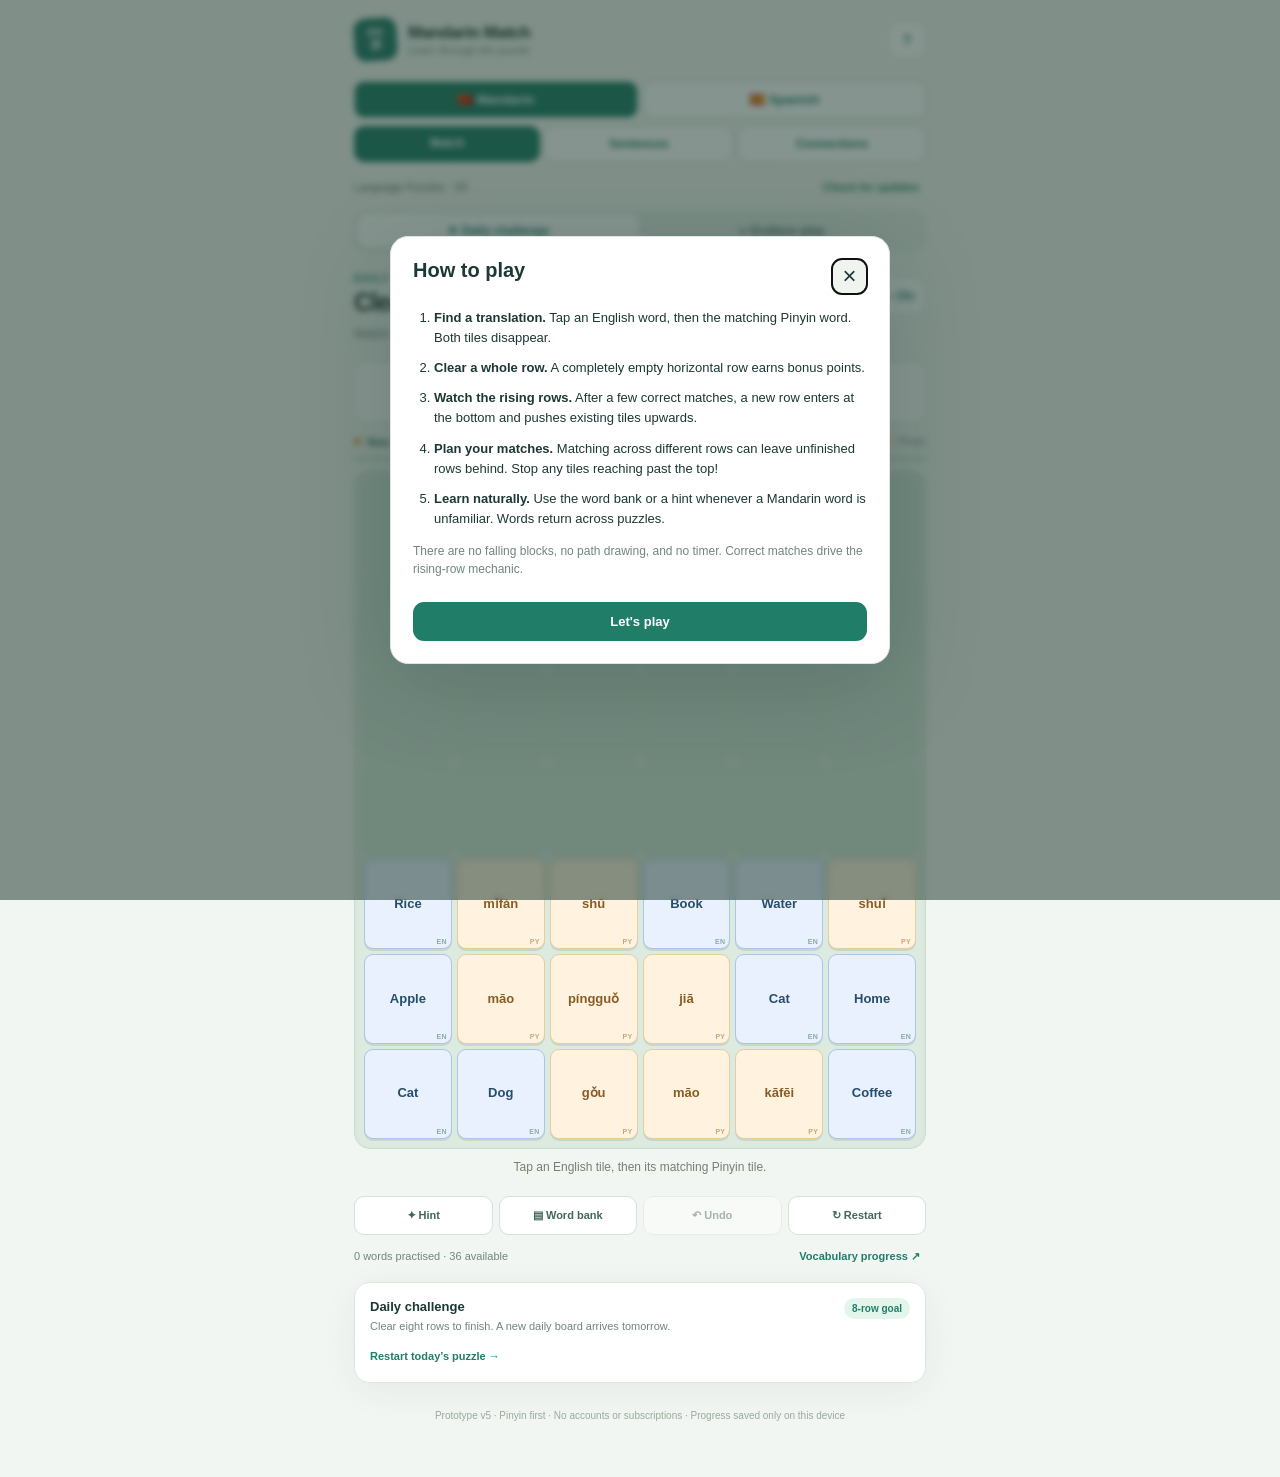
<file: index.html>
<!doctype html>
<html lang="en">
<head>
  <meta charset="utf-8">
  <meta name="viewport" content="width=device-width, initial-scale=1, viewport-fit=cover">
  <meta name="theme-color" content="#eef4ef">
  <meta name="apple-mobile-web-app-capable" content="yes">
  <meta name="apple-mobile-web-app-status-bar-style" content="default">
  <meta name="apple-mobile-web-app-title" content="Mandarin Match">
  <meta name="description" content="A bilingual, rising-row word puzzle for Mandarin Pinyin learners.">
  <link rel="manifest" href="manifest.webmanifest">
  <link rel="apple-touch-icon" href="icon-192.png">
  <link rel="stylesheet" href="style.css">
  <title>Mandarin Match — Puzzle Prototype</title>
</head>
<body>
<div class="app-shell">
  <header class="site-header">
    <div class="brand"><span class="brand-mark" aria-hidden="true"><i>EN</i><i>拼</i></span><div><strong>Mandarin Match</strong><small>Learn through the puzzle</small></div></div>
    <button class="icon-btn" id="howBtn" aria-label="How to play" title="How to play">?</button>
  </header>

  <div aria-label="Choose language" style="display:flex;gap:5px;margin:10px 0 6px"><a data-language="zh" href="./index.html" aria-current="true" style="flex:1;min-width:0;text-align:center;padding:10px 4px;border-radius:10px;background:#207e68;color:white;border:1px solid #bfd5c9;text-decoration:none;font-weight:700;font-size:13px">🇨🇳 Mandarin</a><a data-language="es" href="./spanish.html"  style="flex:1;min-width:0;text-align:center;padding:10px 4px;border-radius:10px;background:white;color:#207e68;border:1px solid #bfd5c9;text-decoration:none;font-weight:700;font-size:13px">🇪🇸 Spanish</a></div><nav aria-label="Puzzle games" style="display:flex;gap:5px;margin:8px 0 12px"><span aria-current="page" style="flex:1;min-width:0;text-align:center;padding:10px 3px;border-radius:10px;background:#207e68;color:white;font-weight:700;font-size:12px">Match</span><a href="./sentence.html" style="flex:1;min-width:0;text-align:center;padding:10px 3px;border-radius:10px;border:1px solid #bfd5c9;color:#207e68;font-weight:700;font-size:12px;text-decoration:none;background:white">Sentences</a><a href="./connections.html" style="flex:1;min-width:0;text-align:center;padding:10px 3px;border-radius:10px;border:1px solid #bfd5c9;color:#207e68;font-weight:700;font-size:12px;text-decoration:none;background:white">Connections</a></nav><div style="display:flex;align-items:center;justify-content:space-between;gap:5px;margin:0 0 10px;font-size:11px;color:#526b62"><span>Language Puzzles · V5 <span id="update-status" role="status"></span></span><button id="update-button" type="button" style="border:0;background:transparent;color:#207e68;font-size:11px;font-weight:700;padding:7px;cursor:pointer">Check for updates</button></div>
  <div class="mode-tabs" role="tablist" aria-label="Puzzle mode">
    <button id="dailyTab" class="tab active" role="tab" aria-selected="true">☀ Daily challenge</button>
    <button id="freeTab" class="tab" role="tab" aria-selected="false">∞ Endless play</button>
  </div>

  <main>
    <div class="intro-line"><div><div class="eyebrow" id="modeLabel">TODAY'S CHALLENGE</div><h1 id="gameTitle">Clear the rising rows</h1><p id="gameSubtitle">Pair English with Pinyin to clear tiles. Empty a row before it rises too high.</p></div><button id="soundToggle" class="sound-toggle" aria-label="Toggle sound" title="Toggle sound">♪ On</button></div>

    <section class="score-strip" aria-label="Game statistics">
      <div><span class="metric-value" id="scoreValue">0</span><span class="metric-label">POINTS</span></div>
      <div><span class="metric-value" id="rowValue">0/8</span><span class="metric-label" id="rowLabel">ROWS CLEARED</span></div>
      <div><span class="metric-value" id="streakValue">0</span><span class="metric-label">STREAK</span></div>
    </section>

    <section class="board-section" aria-label="Mandarin matching grid">
      <div class="board-heading"><div class="pressure-heading"><span class="tiny-dot"></span> <b id="riseText">New row after 3 matches</b></div><span class="board-key"><span class="key-en"></span> English <span class="key-py"></span> Pinyin</span></div>
      <div class="pressure-track"><div class="pressure-fill" id="pressureFill"></div></div>
      <div class="board-frame"><div class="board" id="board" aria-label="Puzzle tiles"></div><div class="game-overlay hidden" id="endOverlay" aria-live="polite"><div class="result-card"><div class="result-emoji" id="resultEmoji">🎉</div><h2 id="resultTitle">Puzzle complete!</h2><p id="resultDesc">Great puzzle solving.</p><button class="primary-btn" id="resultAction">Try endless play →</button></div></div></div>
      <div id="toast" class="toast" role="status" aria-live="polite">Tap an English tile, then its matching Pinyin tile.</div>
    </section>

    <div class="controls"><button class="action-btn" id="hintBtn">✦ Hint <span id="hintsUsed" class="mini-muted"></span></button><button class="action-btn" id="wordBtn">▤ Word bank</button><button class="action-btn" id="undoBtn">↶ Undo</button><button class="action-btn" id="restartBtn">↻ Restart</button></div>
    <div class="learning-bottom"><span id="masteryText">Learning words as you play</span><button class="link-btn" id="progressBtn">Vocabulary progress ↗</button></div>
    <section class="mode-panel" id="modePanel"><div class="mode-panel-title"><div><b id="panelTitle">Daily challenge</b><p id="panelDesc">Same puzzle for everyone today. Clear eight rows to finish.</p></div><span id="panelPill" class="pill">No timer</span></div><div class="difficulty-wrap hidden" id="difficultyWrap"><label for="difficulty">New rows appear</label><select id="difficulty"><option value="gentle">Gentle · every 4 matches</option><option value="balanced" selected>Balanced · every 3 matches</option><option value="spicy">Challenging · every 2 matches</option></select></div><button id="freshBtn" class="text-button">Start a fresh puzzle →</button></section>
  </main>
  <footer>Prototype v5 · Pinyin first · No accounts or subscriptions · Progress saved only on this device</footer>
</div>

<dialog id="helpDialog" class="dialog"><div class="dialog-heading"><h2>How to play</h2><button class="close-btn" data-close="helpDialog" aria-label="Close">×</button></div><ol class="steps"><li><b>Find a translation.</b> Tap an English word, then the matching Pinyin word. Both tiles disappear.</li><li><b>Clear a whole row.</b> A completely empty horizontal row earns bonus points.</li><li><b>Watch the rising rows.</b> After a few correct matches, a new row enters at the bottom and pushes existing tiles upwards.</li><li><b>Plan your matches.</b> Matching across different rows can leave unfinished rows behind. Stop any tiles reaching past the top!</li><li><b>Learn naturally.</b> Use the word bank or a hint whenever a Mandarin word is unfamiliar. Words return across puzzles.</li></ol><p class="help-note">There are no falling blocks, no path drawing, and no timer. Correct matches drive the rising-row mechanic.</p><button class="primary-btn close-full" data-close="helpDialog">Let's play</button></dialog>
<dialog id="wordDialog" class="dialog"><div class="dialog-heading"><div><h2>Word bank</h2><p class="dialog-sub">Tap a speaker to hear Mandarin pronunciation.</p></div><button class="close-btn" data-close="wordDialog" aria-label="Close">×</button></div><div id="wordItems" class="word-items"></div><p class="help-note">Audio uses your device's speech engine, so it may vary by browser and installed voice.</p><button class="secondary-btn close-full" data-close="wordDialog">Back to puzzle</button></dialog>
<dialog id="progressDialog" class="dialog"><div class="dialog-heading"><div><h2>Your vocabulary</h2><p class="dialog-sub">Practice carries across daily and endless puzzles.</p></div><button class="close-btn" data-close="progressDialog" aria-label="Close">×</button></div><div id="progressSummary"></div><div id="progressList" class="word-items"></div><p class="help-note">This is a simple practice tracker, not a verified measure of language fluency.</p><button class="secondary-btn close-full" data-close="progressDialog">Back to puzzle</button></dialog>
<script src="./language-packs.js"></script><script src="./language-nav.js" defer></script><script src="app.js" defer></script>
</body>
</html>
</file>
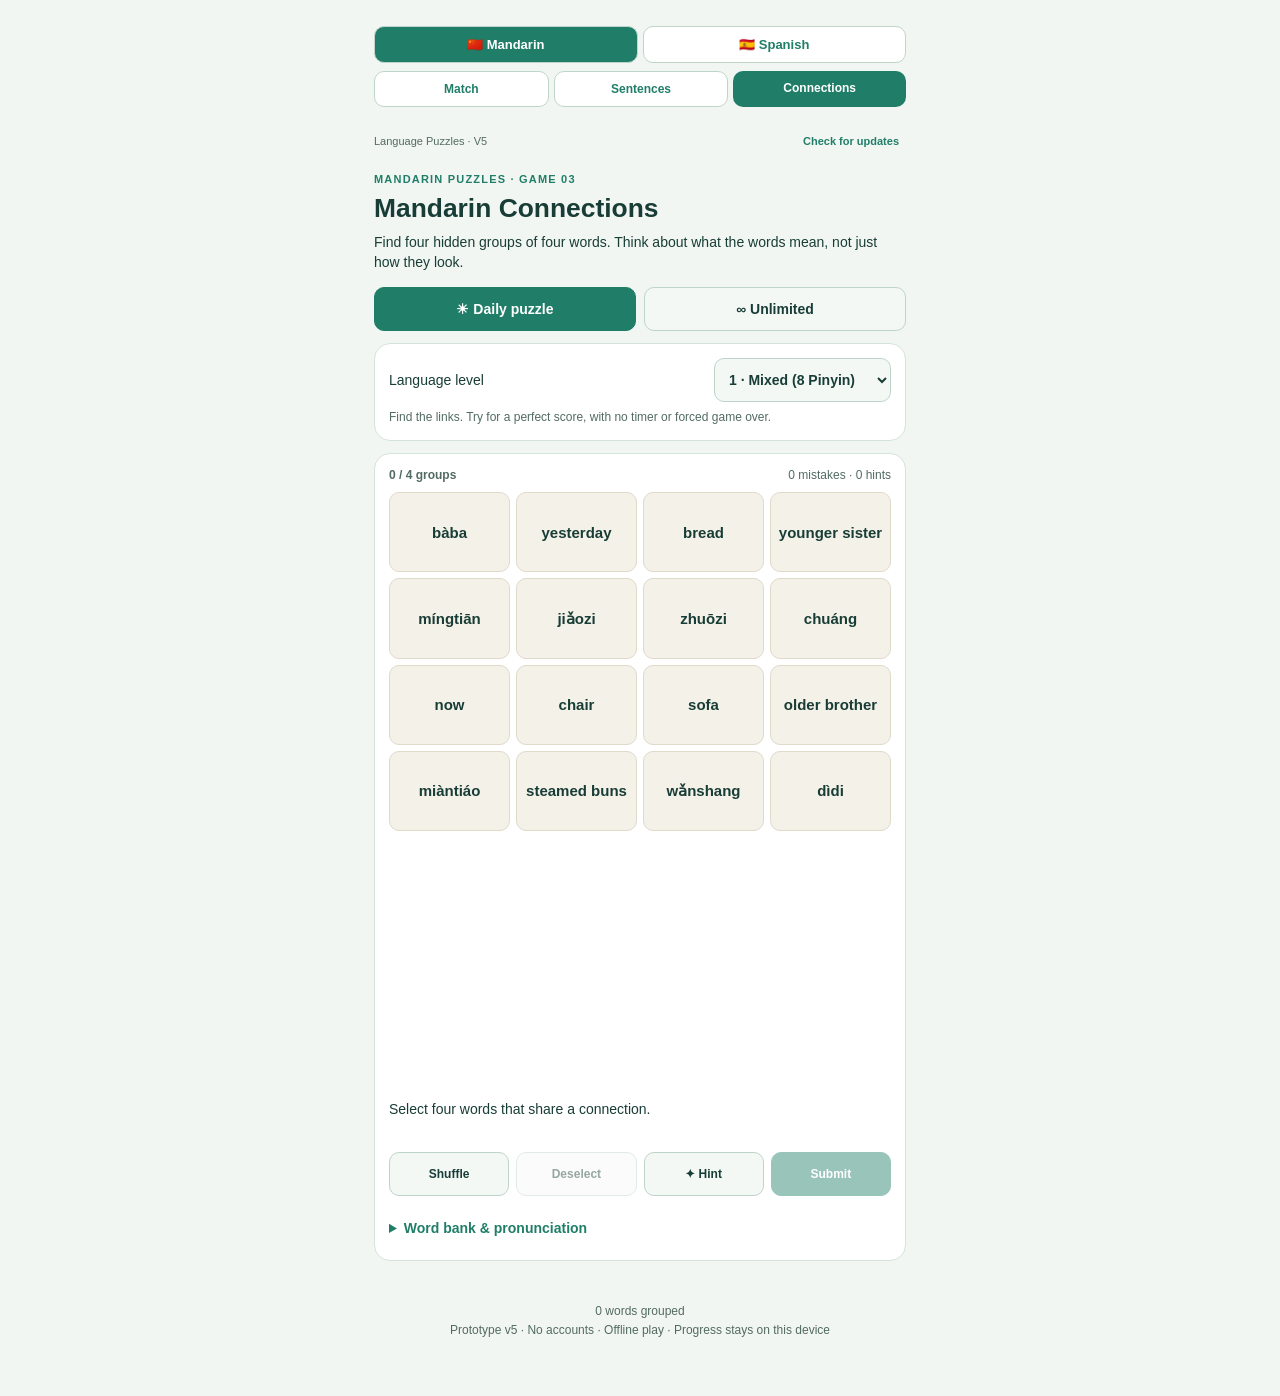
<file: connections.html>
<!doctype html><html lang="en"><head><meta charset="utf-8"><meta name="viewport" content="width=device-width,initial-scale=1,viewport-fit=cover"><meta name="theme-color" content="#eef4ef"><title>Mandarin Puzzles · Connections</title><link rel="stylesheet" href="./style.css"><style>
.mc{max-width:560px;margin:auto;padding:16px 14px 30px;color:#183d36}.mc *{box-sizing:border-box}.mc h1{font-size:1.65rem;margin:8px 0}.mc p{line-height:1.45}.mc .panel{background:white;border:1px solid #d4e3db;border-radius:16px;padding:14px;margin:12px 0}.mc .ey{font-size:11px;letter-spacing:1.2px;color:#207e68;font-weight:750;text-transform:uppercase}.mc .top,.mc .controls{display:flex;align-items:center;gap:7px;justify-content:space-between}.mc .top{flex-wrap:wrap}.mc button,.mc select{font:inherit;cursor:pointer;border:1px solid #bed4ca;border-radius:10px;background:#f4f8f5;color:#183d36;padding:10px;font-weight:650;min-height:44px}.mc button:disabled{opacity:.45;cursor:default}.mc .primary,.mc .active{background:#207e68;color:white;border-color:#207e68}.mc .tabs{display:flex;gap:8px}.mc .tabs button{flex:1}.mc .board{display:grid;grid-template-columns:repeat(4,minmax(0,1fr));gap:6px;margin:10px 0}.mc .tile{font-size:clamp(10px,3.25vw,15px);line-height:1.15;min-height:66px;padding:4px 2px;overflow-wrap:anywhere;background:#f4f1e8;border-color:#e0dacb}.mc .tile.selected{background:#207e68;color:white;border-color:#207e68}.mc .tile.hint{outline:2px dashed #b48735;outline-offset:-3px}.mc .found{border-radius:10px;padding:10px 6px;text-align:center;margin:6px 0;color:#20342d}.mc .found b{display:block;font-size:15px}.mc .found span{font-size:12px;line-height:1.4}.mc .status{font-size:14px;min-height:42px;margin:10px 0;line-height:1.4}.mc .bank{display:grid;grid-template-columns:1fr 1fr;gap:6px;margin:9px 0}.mc .bank button{background:#f3f7f3;font-size:12px;text-align:left;overflow-wrap:anywhere}.mc .bank b{display:block;font-size:13px}.mc summary{color:#207e68;font-weight:700;cursor:pointer;padding:10px 0}.mc .muted{font-size:12px;color:#526b62}.mc footer{text-align:center;font-size:12px;color:#526b62;margin-top:16px}.mc [hidden]{display:none!important}.mc .controls button{flex:1;padding:9px 4px;font-size:12px}.mc button:focus-visible,.mc a:focus-visible{outline:3px solid #77b7a5;outline-offset:2px}
</style></head><body><main class="mc"><div aria-label="Choose language" style="display:flex;gap:5px;margin:10px 0 6px"><a data-language="zh" href="./connections.html" aria-current="true" style="flex:1;min-width:0;text-align:center;padding:10px 4px;border-radius:10px;background:#207e68;color:white;border:1px solid #bfd5c9;text-decoration:none;font-weight:700;font-size:13px">🇨🇳 Mandarin</a><a data-language="es" href="./spanish-connections.html"  style="flex:1;min-width:0;text-align:center;padding:10px 4px;border-radius:10px;background:white;color:#207e68;border:1px solid #bfd5c9;text-decoration:none;font-weight:700;font-size:13px">🇪🇸 Spanish</a></div><nav aria-label="Puzzle games" style="display:flex;gap:5px;margin:8px 0 12px"><a href="./index.html" style="flex:1;min-width:0;text-align:center;padding:10px 3px;border-radius:10px;border:1px solid #bfd5c9;color:#207e68;font-weight:700;font-size:12px;text-decoration:none;background:white">Match</a><a href="./sentence.html" style="flex:1;min-width:0;text-align:center;padding:10px 3px;border-radius:10px;border:1px solid #bfd5c9;color:#207e68;font-weight:700;font-size:12px;text-decoration:none;background:white">Sentences</a><span aria-current="page" style="flex:1;min-width:0;text-align:center;padding:10px 3px;border-radius:10px;background:#207e68;color:white;font-weight:700;font-size:12px">Connections</span></nav><div style="display:flex;align-items:center;justify-content:space-between;gap:5px;margin:0 0 10px;font-size:11px;color:#526b62"><span>Language Puzzles · V5 <span id="update-status" role="status"></span></span><button id="update-button" type="button" style="border:0;background:transparent;color:#207e68;font-size:11px;font-weight:700;padding:7px;cursor:pointer">Check for updates</button></div><div class="ey">Mandarin puzzles · Game 03</div><h1>Mandarin Connections</h1><p style="margin:0 0 14px">Find four hidden groups of four words. Think about what the words mean, not just how they look.</p><div class="tabs"><button id="daily">☀ Daily puzzle</button><button id="free">∞ Unlimited</button></div><div class="panel"><div class="top"><label for="level">Language level</label><select id="level"><option value="1">1 · Mixed (8 Pinyin)</option><option value="2">2 · Tricky (12 Pinyin)</option><option value="3">3 · All Pinyin</option></select></div><p class="muted" style="margin:7px 0 0">Find the links. Try for a perfect score, with no timer or forced game over.</p></div><section class="panel"><div class="top muted"><b id="counter"></b><span id="score"></span></div><div id="found"></div><div class="board" id="board"></div><div class="status" id="feedback" role="status" aria-live="polite"></div><div class="controls" id="actions"><button id="shuffle">Shuffle</button><button id="clear">Deselect</button><button id="hint">✦ Hint</button><button class="primary" id="submit">Submit</button></div><div id="finish" hidden><button class="primary" style="width:100%" id="next">Play another →</button></div><details id="help"><summary>Word bank &amp; pronunciation</summary><p class="muted">Tap a word to hear Mandarin. Opening the bank counts as assistance, not a mistake.</p><div class="bank" id="bank"></div></details></section><footer><span id="stats"></span><br>Prototype v5 · No accounts · Offline play · Progress stays on this device</footer></main><script src="./language-packs.js"></script><script src="./language-nav.js" defer></script><script>
"use strict";
const V={"I":["wǒ","我","I / me"],"you":["nǐ","你","you"],"we":["wǒmen","我们","we"],"eat":["chī","吃","eat"],"drink":["hē","喝","drink"],"water":["shuǐ","水","water"],"tea":["chá","茶","tea"],"rice":["mǐfàn","米饭","cooked rice"],"apple":["píngguǒ","苹果","apple"],"milk":["niúnǎi","牛奶","milk"],"coffee":["kāfēi","咖啡","coffee"],"fish":["yú","鱼","fish"],"fruit":["shuǐguǒ","水果","fruit"],"bread":["miànbāo","面包","bread"],"love":["ài","爱","love"],"mother":["māma","妈妈","mother"],"father":["bàba","爸爸","father"],"home":["jiā","家","home"],"cat":["māo","猫","cat"],"dog":["gǒu","狗","dog"],"today":["jīntiān","今天","today"],"tomorrow":["míngtiān","明天","tomorrow"],"book":["shū","书","book"],"hot":["rè","热","hot"],"cold":["lěng","冷","cold"],"big":["dà","大","big"],"small":["xiǎo","小","small"],"good":["hǎo","好","good"],"friend":["péngyou","朋友","friend"],"person":["rén","人","person"],"bus":["gōngjiāochē","公交车","bus"],"car":["qìchē","汽车","car"],"sun":["tàiyáng","太阳","sun"],"moon":["yuèliang","月亮","moon"],"want":["xiǎng","想","want to"],"like":["xǐhuan","喜欢","like"],"not":["bù","不","not"],"very":["hěn","很","very / adjective linker"],"also":["yě","也","also"],"have":["yǒu","有","have"],"go":["qù","去","go"],"return":["huí","回","return"],"see":["kàn","看","see / read"],"ride":["zuò","坐","take / ride"],"question":["ma","吗","yes/no question marker"],"possess":["de","的","possessive particle"],"this":["zhè","这","this"],"is":["shì","是","is / are"],"one":["yī","一","one"],"animal":["zhī","只","animal counter"],"and":["hé","和","and"],"hello":["nǐ hǎo","你好","hello"],"thanks":["xièxie","谢谢","thank you"],"cow":["niú","牛","cow"],"bird":["niǎo","鸟","bird"],"rabbit":["tùzi","兔子","rabbit"],"horse":["mǎ","马","horse"],"yesterday":["zuótiān","昨天","yesterday"],"now":["xiànzài","现在","now"],"morning":["zǎoshang","早上","morning"],"evening":["wǎnshang","晚上","evening"],"olderBrother":["gēge","哥哥","older brother"],"olderSister":["jiějie","姐姐","older sister"],"youngerBrother":["dìdi","弟弟","younger brother"],"youngerSister":["mèimei","妹妹","younger sister"],"train":["huǒchē","火车","train"],"plane":["fēijī","飞机","plane"],"bike":["zìxíngchē","自行车","bicycle"],"sleep":["shuìjiào","睡觉","sleep"],"walk":["zǒulù","走路","walk"],"run":["pǎobù","跑步","run"],"swim":["yóuyǒng","游泳","swim"],"banana":["xiāngjiāo","香蕉","banana"],"orange":["chéngzi","橙子","orange"],"grape":["pútáo","葡萄","grape"],"pear":["lí","梨","pear"],"noodles":["miàntiáo","面条","noodles"],"dumpling":["jiǎozi","饺子","dumplings"],"bun":["bāozi","包子","steamed buns"],"red":["hóngsè","红色","red"],"blue":["lánsè","蓝色","blue"],"green":["lǜsè","绿色","green"],"white":["báisè","白色","white"],"black":["hēisè","黑色","black"],"two":["èr","二","two"],"three":["sān","三","three"],"four":["sì","四","four"],"five":["wǔ","五","five"],"six":["liù","六","six"],"teacher":["lǎoshī","老师","teacher"],"doctor":["yīshēng","医生","doctor"],"student":["xuésheng","学生","student"],"driver":["sījī","司机","driver"],"star":["xīngxing","星星","star"],"sky":["tiānkōng","天空","sky"],"cloud":["yún","云","cloud"],"rain":["yǔ","雨","rain"],"snow":["xuě","雪","snow"],"wind":["fēng","风","wind"],"fog":["wù","雾","fog"],"long":["cháng","长","long"],"short":["duǎn","短","short (length)"],"tall":["gāo","高","tall"],"low":["dī","低","low"],"he":["tā","他","he"],"they":["tāmen","他们","they"],"desk":["zhuōzi","桌子","table"],"chair":["yǐzi","椅子","chair"],"bed":["chuáng","床","bed"],"sofa":["shāfā","沙发","sofa"],"pen":["bǐ","笔","pen"],"paper":["zhǐ","纸","paper"],"notebook":["bǐjìběn","笔记本","notebook"],"head":["tóu","头","head"],"hand":["shǒu","手","hand"],"foot":["jiǎo","脚","foot"],"eye":["yǎnjing","眼睛","eye"],"listen":["tīng","听","listen"],"speak":["shuō","说","speak"],"write":["xiě","写","write"],"sour":["suān","酸","sour"],"sweet":["tián","甜","sweet"],"bitter":["kǔ","苦","bitter"],"spicy":["là","辣","spicy"],"happy":["gāoxìng","高兴","happy"],"sad":["nánguò","难过","sad"],"tired":["lèi","累","tired"],"afraid":["hàipà","害怕","afraid"],"left":["zuǒ","左","left"],"right":["yòu","右","right"],"front":["qián","前","front"],"back":["hòu","后","back"],"please":["qǐng","请","please"],"sorry":["duìbuqǐ","对不起","sorry"],"bye":["zàijiàn","再见","goodbye"]}, G=[["Drinks",["water","tea","milk","coffee"]],["Animals",["cat","dog","cow","bird","rabbit","horse","fish"]],["Time words",["today","tomorrow","yesterday","now","morning","evening"]],["Family members",["mother","father","olderBrother","olderSister","youngerBrother","youngerSister"]],["Transport",["car","bus","train","plane","bike"]],["Fruit",["apple","banana","orange","grape","pear"]],["Staple foods",["rice","bread","noodles","dumpling","bun"]],["Colours",["red","blue","green","white","black"]],["Numbers",["one","two","three","four","five","six"]],["Occupations",["teacher","doctor","student","driver"]],["Sky & space",["sun","moon","star","sky"]],["Weather",["rain","snow","wind","fog"]],["Size & dimensions",["big","small","long","short","tall","low"]],["Pronouns",["I","you","we","he","they"]],["Furniture",["desk","chair","bed","sofa"]],["Study items",["book","pen","paper","notebook"]],["Body parts",["head","hand","foot","eye"]],["Communication actions",["listen","speak","write","see"]],["Movement actions",["walk","run","swim","go"]],["Taste descriptions",["sour","sweet","bitter","spicy"]],["Feelings & states",["happy","sad","tired","afraid"]],["Position & direction",["left","right","front","back"]],["Everyday expressions",["hello","thanks","sorry","bye","please"]],["Everyday actions",["eat","drink","sleep","love","like","have"]]], KEY="mandarin-connections-v4", $=id=>document.getElementById(id);
const read=(k,d)=>{try{return JSON.parse(localStorage.getItem(k))??d}catch{return d}},save=(k,v)=>{try{localStorage.setItem(k,JSON.stringify(v))}catch{}};
function date(){let d=new Date();return [d.getFullYear(),String(d.getMonth()+1).padStart(2,"0"),String(d.getDate()).padStart(2,"0")].join("-")}
function hash(s){let h=2166136261;for(let c of s)h=Math.imul(h^c.charCodeAt(0),16777619);return h>>>0}
function random(seed){return()=>{seed=(Math.imul(seed,1664525)+1013904223)>>>0;return seed/4294967296}}
function mix(a,r){a=a.slice();for(let i=a.length-1;i>0;i--){let j=Math.floor(r()*(i+1));[a[i],a[j]]=[a[j],a[i]]}return a}
let prefs=read(KEY+"-prefs",{mode:"daily",level:1}), progress=read(KEY+"-progress",{}), state; if(!["daily","free"].includes(prefs.mode))prefs.mode="daily";if(![1,2,3].includes(prefs.level))prefs.level=1;
const key=()=>KEY+"-"+prefs.mode+"-"+prefs.level+(prefs.mode==="daily"?"-"+date():"");
function fresh(seed){let r=random(seed??(prefs.mode==="daily"?hash("connections:"+date()+":"+prefs.level):hash(Date.now()+":"+Math.random()))), choices=mix(G.map((_,i)=>i),r);if(prefs.mode==="free"){let m=read("mandarin-match-v2-progress",{}),s=read("mandarin-sentence-v3-progress",{});const familiarity=i=>G[i][1].filter(w=>m[w]?.right||s[w]?.sentenceRight).length/G[i][1].length;let scores=new Map(choices.map(i=>[i,r()+0.4*familiarity(i)]));choices.sort((a,b)=>scores.get(b)-scores.get(a))}let selected=choices.slice(0,4), tiles=[];for(let g of selected){let words=mix(G[g][1],r).slice(0,4);words.forEach((id,i)=>tiles.push({id,g,lang:i<prefs.level+1?"py":"en"}))}return {tiles:mix(tiles,r),solved:[],selected:[],mistakes:0,assisted:false,assists:0,hintIds:[],message:"Select four words that share a connection.",done:false}}
function valid(x){return x&&Array.isArray(x.tiles)&&x.tiles.length===16&&new Set(x.tiles.map(t=>t.id)).size===16&&x.tiles.every(t=>V[t.id]&&G[t.g]?.[1].includes(t.id))&&Array.isArray(x.solved)&&Array.isArray(x.selected)}
function persist(){save(key(),state);save(KEY+"-prefs",prefs);save(KEY+"-progress",progress)}
function load(){let x=read(key(),null);state=valid(x)?x:fresh();$("help").open=false;persist();render()}
function pick(id){if(state.done)return;let a=state.selected;if(a.includes(id))state.selected=a.filter(x=>x!==id);else if(a.length<4)a.push(id);state.hintIds=[];state.message=state.selected.length===4?"Ready to submit.":"Select four words that share a connection.";persist();render()}
function clear(){state.selected=[];state.hintIds=[];state.message="Selection cleared.";persist();render()}
function submit(){if(state.done||state.selected.length!==4)return;let tiles=state.selected.map(id=>state.tiles.find(t=>t.id===id)),g=tiles[0].g;if(tiles.every(t=>t.g===g)){state.solved.push(g);for(let t of tiles){let p=progress[t.id]||{groupRight:0,assisted:0};p.groupRight++;if(state.assisted)p.assisted++;progress[t.id]=p}state.selected=[];state.hintIds=[];state.done=state.solved.length===4;state.message=state.done?"All four connections found! "+(state.mistakes===0&&!state.assisted?"Perfect puzzle!":"Nicely solved."):"Correct! "+G[g][0]+".";
}else{state.mistakes++;let counts=Array.from(new Set(tiles.map(t=>t.g))).map(g=>tiles.filter(t=>t.g===g).length);state.message=Math.max(...counts)===3?"One away! Three belong together.":"Not quite. Try another combination."}persist();render()}
function hint(){if(state.done)return;let next=state.tiles.find(t=>!state.solved.includes(t.g));state.hintIds=state.tiles.filter(t=>t.g===next.g).slice(0,2).map(t=>t.id);state.assisted=true;state.assists++;state.message="Two highlighted words share a connection.";persist();render()}
function speak(id){if(!("speechSynthesis"in window))return;try{let u=new SpeechSynthesisUtterance(V[id][1]);u.lang="zh-CN";u.rate=.85;let voices=speechSynthesis.getVoices();u.voice=voices.find(v=>/^zh-(CN|SG)/i.test(v.lang))||voices.find(v=>/^zh/i.test(v.lang))||null;speechSynthesis.cancel();speechSynthesis.speak(u)}catch{}}
const colors=["#f2d58e","#b9dfc7","#c3d9f5","#dcc9ed"];
function node(tag,text,cls){let b=document.createElement(tag);b.textContent=text;b.className=cls||"";return b}
function render(){$("daily").classList.toggle("active",prefs.mode==="daily");$("free").classList.toggle("active",prefs.mode==="free");$("level").value=prefs.level;$("counter").textContent=state.solved.length+" / 4 groups";$("score").textContent=state.mistakes+" mistakes · "+state.assists+" hints"+(state.assisted?" · assisted":"");$("feedback").textContent=state.message;$("submit").disabled=state.selected.length!==4||state.done;$("clear").disabled=!state.selected.length;$("board").hidden=state.done;$("actions").hidden=state.done;$("finish").hidden=!state.done;$("stats").textContent=Object.keys(progress).length+" words grouped";$("found").replaceChildren();state.solved.forEach((g,i)=>{let div=node("div","","found");div.style.background=colors[i];div.append(node("b",G[g][0]),node("span",state.tiles.filter(t=>t.g===g).map(t=>V[t.id][0]+" ("+V[t.id][2]+")").join(" · ")));$("found").append(div)});$("board").replaceChildren();state.tiles.filter(t=>!state.solved.includes(t.g)).forEach(t=>{let b=node("button",t.lang==="py"?V[t.id][0]:V[t.id][2],"tile"+(state.selected.includes(t.id)?" selected":"")+(state.hintIds.includes(t.id)?" hint":""));b.setAttribute("aria-pressed",String(state.selected.includes(t.id)));b.onclick=()=>pick(t.id);$("board").append(b)});$("bank").replaceChildren();state.tiles.slice().sort((a,b)=>V[a.id][2].localeCompare(V[b.id][2])).forEach(t=>{let b=node("button","");b.append(node("b","♪ "+V[t.id][0]),document.createTextNode(V[t.id][2]));b.onclick=()=>speak(t.id);$("bank").append(b)})}
$("daily").onclick=()=>{prefs.mode="daily";load()};$("free").onclick=()=>{prefs.mode="free";load()};$("level").onchange=e=>{prefs.level=Number(e.target.value);load()};$("clear").onclick=clear;$("submit").onclick=submit;$("hint").onclick=hint;$("shuffle").onclick=()=>{state.tiles=mix(state.tiles,Math.random);state.message="Tiles shuffled.";persist();render()};$("next").onclick=()=>{prefs.mode="free";state=fresh();$("help").open=false;persist();render()};$("help").addEventListener("toggle",()=>{if($("help").open&&!state.done){state.assisted=true;persist();$("score").textContent=state.mistakes+" mistakes · "+state.assists+" hints · assisted"}});load();if("serviceWorker"in navigator&&location.protocol==="https:")navigator.serviceWorker.register("./sw.js").catch(()=>{});
</script></body></html>
</file>
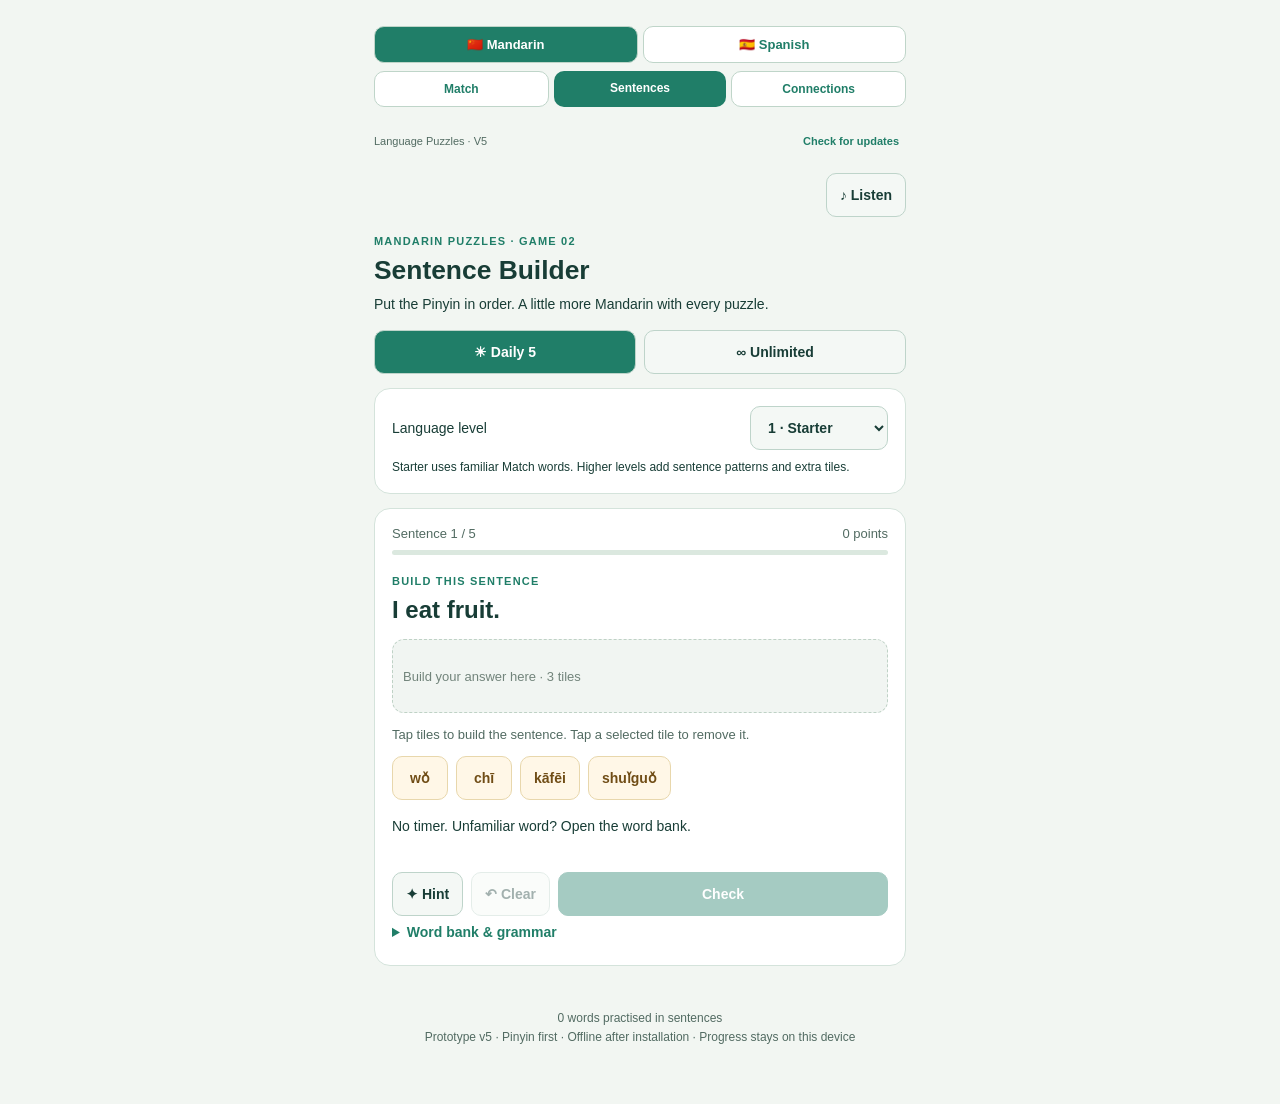
<file: sentence.html>
<!doctype html><html lang="en"><head><meta charset="utf-8"><meta name="viewport" content="width=device-width,initial-scale=1,viewport-fit=cover"><meta name="theme-color" content="#eef4ef"><link rel="stylesheet" href="./style.css"><title>Mandarin Match · Sentence Builder</title><style>
.sb{max-width:560px;margin:auto;padding:16px 14px 32px;color:#183d36}.sb *{box-sizing:border-box}.sb a{color:#207e68;font-weight:700;text-decoration:none}.sb h1{font-size:1.65rem;margin:8px 0}.sb p{line-height:1.5}.sb .top{display:flex;justify-content:space-between;align-items:center;gap:10px}.sb .panel{background:#fff;border:1px solid #d4e3db;border-radius:16px;padding:17px;margin:14px 0}.sb .ey{font-size:11px;letter-spacing:1.2px;font-weight:700;color:#207e68;text-transform:uppercase}.sb .prompt{font-size:1.5rem;font-weight:750;line-height:1.25;margin:8px 0 14px}.sb .tiles{display:flex;flex-wrap:wrap;gap:8px;min-height:52px;align-items:center}.sb button,.sb select{font:inherit;cursor:pointer;border:1px solid #bed4ca;border-radius:10px;background:#f4f8f5;color:#183d36;padding:11px 13px;font-weight:650;min-height:44px}.sb button:disabled{opacity:.4;cursor:default}.sb .word{background:#fff7e7;border-color:#e8d7ac;color:#704d16;min-width:56px}.sb .slot{background:#e9f2fd;border-color:#b8cce6;color:#294f77;min-width:56px}.sb .ok{background:#d9f0e1!important;border-color:#52a779!important;color:#145e3c!important}.sb .bad{background:#fce9e2!important;border-color:#d5a394!important;color:#8a3930!important}.sb .primary{background:#207e68;color:white;border-color:#207e68;flex:1}.sb .wide{width:100%}.sb .controls2,.sb .tabs2{display:flex;gap:8px;flex-wrap:wrap}.sb .tabs2 button{flex:1}.sb .active2{background:#207e68;color:white}.sb .slots{min-height:74px;padding:10px;background:#f1f5f2;border:1px dashed #bfd2c6;border-radius:12px}.sb .placeholder{color:#72847b;font-size:13px}.sb .meta{display:flex;justify-content:space-between;gap:12px;font-size:13px;color:#526b62}.sb .note2{min-height:44px;font-size:14px;line-height:1.5;margin:12px 0}.sb .bank{display:grid;grid-template-columns:1fr 1fr;gap:6px;margin:12px 0}.sb .bank div{background:#f5f8f5;padding:8px;border-radius:8px;font-size:13px}.sb .bank b{display:block}.sb [hidden]{display:none!important}.sb details summary{cursor:pointer;color:#207e68;font-weight:700;padding:8px 0}.sb footer{font-size:12px;color:#526b62;text-align:center;margin-top:18px}.sb .meter{height:5px;background:#dbe8df;border-radius:8px;overflow:hidden;margin-top:9px}.sb .meter i{display:block;height:100%;background:#207e68}.sb .complete{text-align:center}.sb .complete h2{font-size:1.55rem}.sb button:focus-visible,.sb a:focus-visible{outline:3px solid #77b7a5;outline-offset:2px}
</style></head><body><main class="sb"><div aria-label="Choose language" style="display:flex;gap:5px;margin:10px 0 6px"><a data-language="zh" href="./sentence.html" aria-current="true" style="flex:1;min-width:0;text-align:center;padding:10px 4px;border-radius:10px;background:#207e68;color:white;border:1px solid #bfd5c9;text-decoration:none;font-weight:700;font-size:13px">🇨🇳 Mandarin</a><a data-language="es" href="./spanish-sentence.html"  style="flex:1;min-width:0;text-align:center;padding:10px 4px;border-radius:10px;background:white;color:#207e68;border:1px solid #bfd5c9;text-decoration:none;font-weight:700;font-size:13px">🇪🇸 Spanish</a></div><nav aria-label="Puzzle games" style="display:flex;gap:5px;margin:8px 0 12px"><a href="./index.html" style="flex:1;min-width:0;text-align:center;padding:10px 3px;border-radius:10px;border:1px solid #bfd5c9;color:#207e68;font-weight:700;font-size:12px;text-decoration:none;background:white">Match</a><span aria-current="page" style="flex:1;min-width:0;text-align:center;padding:10px 3px;border-radius:10px;background:#207e68;color:white;font-weight:700;font-size:12px">Sentences</span><a href="./connections.html" style="flex:1;min-width:0;text-align:center;padding:10px 3px;border-radius:10px;border:1px solid #bfd5c9;color:#207e68;font-weight:700;font-size:12px;text-decoration:none;background:white">Connections</a></nav><div style="display:flex;align-items:center;justify-content:space-between;gap:5px;margin:0 0 10px;font-size:11px;color:#526b62"><span>Language Puzzles · V5 <span id="update-status" role="status"></span></span><button id="update-button" type="button" style="border:0;background:transparent;color:#207e68;font-size:11px;font-weight:700;padding:7px;cursor:pointer">Check for updates</button></div><div class="top" style="justify-content:flex-end"><button id="sound" aria-label="Play Mandarin sentence">♪ Listen</button></div><div class="ey" style="margin-top:18px">Mandarin puzzles · Game 02</div><h1>Sentence Builder</h1><p style="margin:0 0 15px">Put the Pinyin in order. A little more Mandarin with every puzzle.</p><div class="tabs2"><button id="daily">☀ Daily 5</button><button id="free">∞ Unlimited</button></div><div class="panel"><div class="top"><label for="level">Language level</label><select id="level"><option value="1">1 · Starter</option><option value="2">2 · Phrases</option><option value="3">3 · Sentences</option></select></div><p style="font-size:12px;margin:8px 0 0">Starter uses familiar Match words. Higher levels add sentence patterns and extra tiles.</p></div><section class="panel" id="game"><div class="meta"><span id="counter"></span><span id="score"></span></div><div class="meter"><i id="bar"></i></div><div class="ey" style="margin-top:20px">Build this sentence</div><div class="prompt" id="prompt"></div><div class="slots tiles" id="slots" aria-label="Your answer"></div><p style="font-size:13px;color:#526b62;margin:12px 0 7px">Tap tiles to build the sentence. Tap a selected tile to remove it.</p><div class="tiles" id="bankTiles"></div><div class="note2" id="feedback" role="status" aria-live="polite"></div><div class="controls2"><button id="hint">✦ Hint</button><button id="clear">↶ Clear</button><button class="primary" id="check">Check</button></div><details id="help"><summary>Word bank &amp; grammar</summary><div class="bank" id="gloss"></div><p style="font-size:13px" id="grammar"></p></details></section><section class="panel complete" id="finish" hidden><div style="font-size:35px">✓</div><h2>Daily challenge complete</h2><p id="summary"></p><button class="primary wide" id="playmore">Play unlimited →</button></section><footer><span id="stats"></span><br>Prototype v5 · Pinyin first · Offline after installation · Progress stays on this device</footer></main><script src="./language-packs.js"></script><script src="./language-nav.js" defer></script><script>
"use strict";
const V={"I":["wǒ","我","I / me"],"you":["nǐ","你","you"],"we":["wǒmen","我们","we"],"eat":["chī","吃","eat"],"drink":["hē","喝","drink"],"water":["shuǐ","水","water"],"tea":["chá","茶","tea"],"rice":["mǐfàn","米饭","cooked rice"],"apple":["píngguǒ","苹果","apple"],"milk":["niúnǎi","牛奶","milk"],"coffee":["kāfēi","咖啡","coffee"],"fish":["yú","鱼","fish"],"fruit":["shuǐguǒ","水果","fruit"],"bread":["miànbāo","面包","bread"],"love":["ài","爱","love"],"mother":["māma","妈妈","mother"],"father":["bàba","爸爸","father"],"home":["jiā","家","home"],"cat":["māo","猫","cat"],"dog":["gǒu","狗","dog"],"today":["jīntiān","今天","today"],"tomorrow":["míngtiān","明天","tomorrow"],"book":["shū","书","book"],"hot":["rè","热","hot"],"cold":["lěng","冷","cold"],"big":["dà","大","big"],"small":["xiǎo","小","small"],"good":["hǎo","好","good"],"friend":["péngyou","朋友","friend"],"person":["rén","人","person"],"bus":["gōngjiāochē","公交车","bus"],"car":["qìchē","汽车","car"],"sun":["tàiyáng","太阳","sun"],"moon":["yuèliang","月亮","moon"],"want":["xiǎng","想","want to"],"like":["xǐhuan","喜欢","like"],"not":["bù","不","not"],"very":["hěn","很","very / adjective linker"],"also":["yě","也","also"],"have":["yǒu","有","have"],"go":["qù","去","go"],"return":["huí","回","return"],"see":["kàn","看","see / read"],"ride":["zuò","坐","take / ride"],"question":["ma","吗","yes/no question marker"],"possess":["de","的","possessive particle"],"this":["zhè","这","this"],"is":["shì","是","is / are"],"one":["yì","一","one"],"animal":["zhī","只","animal counter"],"and":["hé","和","and"]}, S=[{"id":0,"level":1,"en":"I drink water.","forms":[["I","drink","water"]]},{"id":1,"level":1,"en":"I drink tea.","forms":[["I","drink","tea"]]},{"id":2,"level":1,"en":"You drink milk.","forms":[["you","drink","milk"]]},{"id":3,"level":1,"en":"We drink coffee.","forms":[["we","drink","coffee"]]},{"id":4,"level":1,"en":"I eat rice.","forms":[["I","eat","rice"]]},{"id":5,"level":1,"en":"You eat fish.","forms":[["you","eat","fish"]]},{"id":6,"level":1,"en":"We eat bread.","forms":[["we","eat","bread"]]},{"id":7,"level":1,"en":"I eat fruit.","forms":[["I","eat","fruit"]]},{"id":8,"level":1,"en":"I eat apples.","forms":[["I","eat","apple"]]},{"id":9,"level":1,"en":"I love you.","forms":[["I","love","you"]]},{"id":10,"level":1,"en":"You love cats.","forms":[["you","love","cat"]]},{"id":11,"level":1,"en":"We love dogs.","forms":[["we","love","dog"]]},{"id":12,"level":1,"en":"I read books.","forms":[["I","see","book"]]},{"id":13,"level":1,"en":"I love my mother (family phrasing).","forms":[["I","love","mother"]]},{"id":14,"level":1,"en":"I love my father (family phrasing).","forms":[["I","love","father"]]},{"id":15,"level":1,"en":"I go home.","forms":[["I","return","home"]]},{"id":16,"level":2,"en":"I like tea.","forms":[["I","like","tea"]]},{"id":17,"level":2,"en":"I like apples.","forms":[["I","like","apple"]]},{"id":18,"level":2,"en":"You like coffee.","forms":[["you","like","coffee"]]},{"id":19,"level":2,"en":"We like cats.","forms":[["we","like","cat"]]},{"id":20,"level":2,"en":"I want to drink water.","forms":[["I","want","drink","water"]]},{"id":21,"level":2,"en":"I want to eat rice.","forms":[["I","want","eat","rice"]]},{"id":22,"level":2,"en":"You want to drink milk.","forms":[["you","want","drink","milk"]]},{"id":23,"level":2,"en":"We want to eat bread.","forms":[["we","want","eat","bread"]]},{"id":24,"level":2,"en":"I don't drink coffee.","forms":[["I","not","drink","coffee"]]},{"id":25,"level":2,"en":"I don't eat fish.","forms":[["I","not","eat","fish"]]},{"id":26,"level":2,"en":"You don't like tea.","forms":[["you","not","like","tea"]]},{"id":27,"level":2,"en":"We don't like dogs.","forms":[["we","not","like","dog"]]},{"id":28,"level":2,"en":"I also drink tea.","forms":[["I","also","drink","tea"]]},{"id":29,"level":2,"en":"You also like fruit.","forms":[["you","also","like","fruit"]]},{"id":30,"level":2,"en":"I have a cat.","forms":[["I","have","one","animal","cat"]]},{"id":31,"level":2,"en":"You have a dog.","forms":[["you","have","one","animal","dog"]]},{"id":32,"level":2,"en":"The tea is very hot.","forms":[["tea","very","hot"]]},{"id":33,"level":2,"en":"The water is very cold.","forms":[["water","very","cold"]]},{"id":34,"level":2,"en":"The cat is very small.","forms":[["cat","very","small"]]},{"id":35,"level":2,"en":"The dog is very big.","forms":[["dog","very","big"]]},{"id":36,"level":2,"en":"Do you drink tea?","forms":[["you","drink","tea","question"]]},{"id":37,"level":2,"en":"Do you like coffee?","forms":[["you","like","coffee","question"]]},{"id":38,"level":3,"en":"I drink tea today.","forms":[["I","today","drink","tea"],["today","I","drink","tea"]]},{"id":39,"level":3,"en":"We eat rice today.","forms":[["we","today","eat","rice"],["today","we","eat","rice"]]},{"id":40,"level":3,"en":"I want to drink coffee tomorrow.","forms":[["I","tomorrow","want","drink","coffee"],["tomorrow","I","want","drink","coffee"]]},{"id":41,"level":3,"en":"We go home tomorrow.","forms":[["we","tomorrow","return","home"],["tomorrow","we","return","home"]]},{"id":42,"level":3,"en":"I go home today.","forms":[["I","today","return","home"],["today","I","return","home"]]},{"id":43,"level":3,"en":"We take the bus tomorrow.","forms":[["we","tomorrow","ride","bus"],["tomorrow","we","ride","bus"]]},{"id":44,"level":3,"en":"I like my friend.","forms":[["I","like","I","possess","friend"]]},{"id":45,"level":3,"en":"My mother likes tea.","forms":[["I","possess","mother","like","tea"]]},{"id":46,"level":3,"en":"My father drinks coffee.","forms":[["I","possess","father","drink","coffee"]]},{"id":47,"level":3,"en":"Do you want to eat fruit?","forms":[["you","want","eat","fruit","question"]]},{"id":48,"level":3,"en":"Do you want to drink water?","forms":[["you","want","drink","water","question"]]},{"id":49,"level":3,"en":"I like cats and dogs.","forms":[["I","like","cat","and","dog"],["I","like","dog","and","cat"]]},{"id":50,"level":3,"en":"I drink tea and coffee.","forms":[["I","drink","tea","and","coffee"],["I","drink","coffee","and","tea"]]},{"id":51,"level":3,"en":"I don't want to drink milk.","forms":[["I","not","want","drink","milk"]]},{"id":52,"level":3,"en":"We also want to eat rice.","forms":[["we","also","want","eat","rice"]]},{"id":53,"level":3,"en":"Do you drink coffee today?","forms":[["you","today","drink","coffee","question"],["today","you","drink","coffee","question"]]},{"id":54,"level":3,"en":"I want to go home today.","forms":[["I","today","want","return","home"],["today","I","want","return","home"]]},{"id":55,"level":3,"en":"I want to read a book.","forms":[["I","want","see","book"]]},{"id":56,"level":3,"en":"Do you like my cat?","forms":[["you","like","I","possess","cat","question"]]}];
const KEY="mandarin-sentence-v3", $=id=>document.getElementById(id);
const read=(k,d)=>{try{return JSON.parse(localStorage.getItem(k))??d}catch{return d}};
const save=(k,v)=>{try{localStorage.setItem(k,JSON.stringify(v))}catch{}};
const date=()=>{const d=new Date();return [d.getFullYear(),String(d.getMonth()+1).padStart(2,"0"),String(d.getDate()).padStart(2,"0")].join("-")};
const hash=s=>{let h=2166136261;for(const c of s){h=Math.imul(h^c.charCodeAt(0),16777619)}return h>>>0};
function random(seed){return()=>{seed=(Math.imul(seed,1664525)+1013904223)>>>0;return seed/4294967296}}
function mix(a,r){a=a.slice();for(let i=a.length-1;i>0;i--){let j=Math.floor(r()*(i+1));[a[i],a[j]]=[a[j],a[i]]}return a}
let prefs=read(KEY+"-prefs",{mode:"daily",level:1}), progress=read(KEY+"-progress",{}), state;
if(!["daily","free"].includes(prefs.mode))prefs.mode="daily";if(![1,2,3].includes(prefs.level))prefs.level=1;
function key(){return KEY+"-"+prefs.mode+"-"+prefs.level+(prefs.mode==="daily"?"-"+date():"")}
function pool(){return S.filter(s=>s.level===prefs.level)}
function makeRound(id,seed){let s=S[id],r=random(seed),ans=s.forms[0],ids=ans.slice();let candidates=prefs.level===1?["I","you","we","eat","drink","tea","water","rice","cat","dog","milk","coffee","love","fruit","book","bread","apple","fish"]:prefs.level===2?Object.keys(V).filter(x=>!["today","tomorrow","possess","this","is","and"].includes(x)):Object.keys(V);ids.push(...mix(candidates.filter(x=>!ans.includes(x)),r).slice(0,prefs.level));return {id,tiles:mix(ids,r),picked:[],checked:false,solved:false,assisted:false,errors:0}}
function fresh(){let seed=prefs.mode==="daily"?hash("sentence:"+date()+":"+prefs.level):hash(Date.now()+":"+Math.random()), r=random(seed),p=pool();let ids=mix(p.map(x=>x.id),r);if(prefs.mode==="free"){let old=read("mandarin-match-v2-progress",{});const rank=id=>{let unique=[...new Set(S[id].forms[0])];return unique.reduce((a,w)=>a+(old[w]?.right?1:0),0)/unique.length};ids.sort((a,b)=>rank(b)-rank(a));}let q=ids.slice(0,prefs.mode==="daily"?5:ids.length);return {queue:q,index:0,seed,score:0,solvedCount:0,round:makeRound(q[0],seed),done:false}}
function load(){let x=read(key(),null);state=x&&Array.isArray(x.queue)&&x.round&&S[x.round.id]&&typeof x.index==="number"?x:fresh();persist();render()}
function persist(){save(key(),state);save(KEY+"-prefs",prefs);save(KEY+"-progress",progress)}
function pick(i){let q=state.round;if(q.solved||q.picked.includes(i)||q.picked.length>=S[q.id].forms[0].length)return;q.picked.push(i);q.checked=false;persist();render()}
function remove(i){let q=state.round;if(q.solved)return;q.picked.splice(i,1);q.checked=false;persist();render()}
function matches(q,f){return q.picked.length===f.length&&q.picked.every((i,j)=>q.tiles[i]===f[j])}
function best(q){return S[q.id].forms.slice().sort((a,b)=>b.filter((w,j)=>q.tiles[q.picked[j]]===w).length-a.filter((w,j)=>q.tiles[q.picked[j]]===w).length)[0]}
function speak(){if(!("speechSynthesis" in window)){ $("feedback").textContent="Speech is not supported by this browser.";return}try{let u=new SpeechSynthesisUtterance(S[state.round.id].forms[0].map(x=>V[x][1]).join(""));u.lang="zh-CN";u.rate=.82;let voices=speechSynthesis.getVoices();u.voice=voices.find(v=>/^zh-(CN|SG)/i.test(v.lang))||voices.find(v=>/^zh/i.test(v.lang))||null;speechSynthesis.cancel();speechSynthesis.speak(u);if(!state.round.solved){state.round.assisted=true;persist();render()}}catch{$("feedback").textContent="Mandarin voice unavailable."}}
function check(){let q=state.round;if(q.solved){next();return}let s=S[q.id];if(q.picked.length!==s.forms[0].length)return;q.checked=true;if(s.forms.some(f=>matches(q,f))){q.solved=true;state.solvedCount++;state.score+=q.assisted||q.errors?1:3;for(let id of new Set(s.forms[0])){let p=progress[id]||{sentenceRight:0,assisted:0};p.sentenceRight++;if(q.assisted||q.errors)p.assisted++;progress[id]=p}persist();render();speak()}else{q.errors++;persist();render()}}
function hint(){let q=state.round;if(q.solved)return;let f=best(q),n=0;while(n<q.picked.length&&q.tiles[q.picked[n]]===f[n])n++;q.picked=q.picked.slice(0,n);if(n<f.length){let i=q.tiles.findIndex((id,j)=>id===f[n]&&!q.picked.includes(j));if(i>=0)q.picked.push(i)}q.assisted=true;q.checked=false;persist();render()}
function next(){if(!state.round.solved)return;state.index++;if(state.index>=state.queue.length){if(prefs.mode==="daily"){state.done=true;persist();render();return}let newState=fresh();newState.score=state.score;newState.solvedCount=state.solvedCount;state=newState}else state.round=makeRound(state.queue[state.index],hash(state.seed+":"+state.index));persist();render()}
function button(text,cls,fn,disabled){let b=document.createElement("button");b.textContent=text;b.className=cls;b.disabled=!!disabled;b.onclick=fn;return b}
function render(){let q=state.round,s=S[q.id],f=best(q);$("daily").classList.toggle("active2",prefs.mode==="daily");$("free").classList.toggle("active2",prefs.mode==="free");$("level").value=prefs.level;$("finish").hidden=!state.done;$("game").hidden=state.done;$("sound").disabled=state.done;$("stats").textContent=Object.keys(progress).length+" words practised in sentences";if(state.done){$("summary").textContent=state.solvedCount+" sentences solved · "+state.score+" / 15 points";return}
$("counter").textContent=prefs.mode==="daily"?"Sentence "+(state.index+1)+" / 5":"Solved: "+state.solvedCount;$("score").textContent=state.score+" points";$("bar").style.width=(prefs.mode==="daily"?100*state.solvedCount/5:0)+"%";$("prompt").textContent=s.en;$("slots").replaceChildren();if(!q.picked.length){let t=document.createElement("span");t.className="placeholder";t.textContent="Build your answer here · "+f.length+" tiles";$("slots").append(t)}
q.picked.forEach((i,j)=>$("slots").append(button(V[q.tiles[i]][0],"slot "+(q.checked?(q.tiles[i]===f[j]?"ok":"bad"):""),()=>remove(j),q.solved)));
$("bankTiles").replaceChildren();q.tiles.forEach((id,i)=>$("bankTiles").append(button(V[id][0],"word",()=>pick(i),q.solved||q.picked.includes(i)||q.picked.length===f.length)));
$("check").disabled=!q.solved&&q.picked.length!==f.length;$("check").textContent=q.solved?"Next →":"Check";$("hint").disabled=q.solved;$("clear").disabled=q.solved||!q.picked.length;
$("feedback").textContent=q.solved?"✓ "+q.picked.map(i=>V[q.tiles[i]][0]).join(" ")+" — "+s.en:q.checked?"Green tiles are in the correct place. Change the others or use a hint.":q.assisted?"Hint used · keep building your sentence.":"No timer. Unfamiliar word? Open the word bank.";let g=$("gloss");g.replaceChildren();for(let id of new Set(q.tiles)){let d=document.createElement("div"),b=document.createElement("b");b.textContent=V[id][0];d.append(b,document.createTextNode(V[id][2]));g.append(d)}
$("grammar").textContent=f.includes("question")?"A yes/no question usually adds ma at the end.":f.includes("today")||f.includes("tomorrow")?"Time words usually come before the verb, either before or after the subject.":f.includes("very")?"Use hěn before many adjectives to describe something.":f.includes("possess")?"de links a possessor to the thing or person described.":f.includes("not")?"bù normally comes before the verb or expression being negated.":f.includes("animal")?"A number before an animal noun normally uses a measure word such as zhī.":f.includes("want")?"xiǎng comes before an action you want to do.":"A basic Mandarin sentence often follows subject → verb → object.";
}
$("daily").onclick=()=>{prefs.mode="daily";load()};$("free").onclick=$("playmore").onclick=()=>{prefs.mode="free";load()};$("level").onchange=e=>{prefs.level=Number(e.target.value);load()};$("check").onclick=check;$("hint").onclick=hint;$("clear").onclick=()=>{state.round.picked=[];state.round.checked=false;persist();render()};$("sound").onclick=speak;$("help").addEventListener("toggle",()=>{if($("help").open&&!state.round.solved){state.round.assisted=true;persist()}});load();if("serviceWorker"in navigator&&location.protocol==="https:")navigator.serviceWorker.register("./sw.js").catch(()=>{});
</script></body></html>
</file>
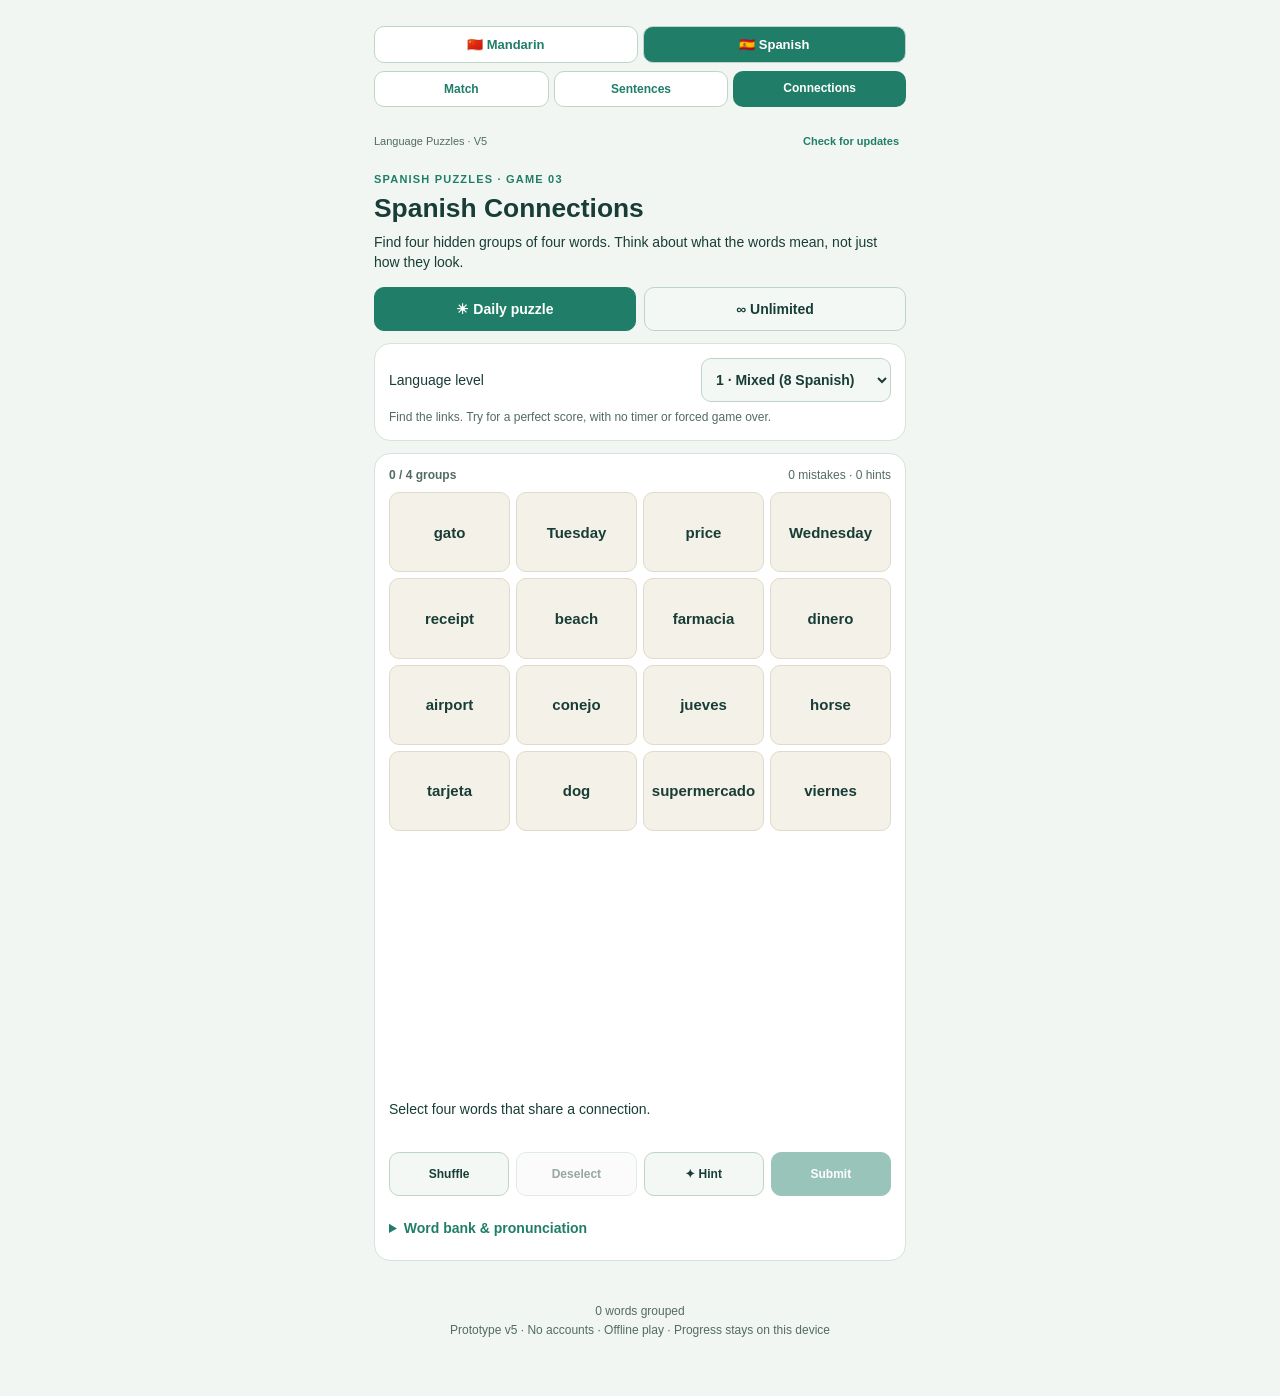
<file: spanish-connections.html>
<!doctype html><html lang="en"><head><meta charset="utf-8"><meta name="viewport" content="width=device-width,initial-scale=1,viewport-fit=cover"><meta name="theme-color" content="#eef4ef"><title>Spanish Puzzles · Connections</title><link rel="stylesheet" href="./style.css"><style>
.mc{max-width:560px;margin:auto;padding:16px 14px 30px;color:#183d36}.mc *{box-sizing:border-box}.mc h1{font-size:1.65rem;margin:8px 0}.mc p{line-height:1.45}.mc .panel{background:white;border:1px solid #d4e3db;border-radius:16px;padding:14px;margin:12px 0}.mc .ey{font-size:11px;letter-spacing:1.2px;color:#207e68;font-weight:750;text-transform:uppercase}.mc .top,.mc .controls{display:flex;align-items:center;gap:7px;justify-content:space-between}.mc .top{flex-wrap:wrap}.mc button,.mc select{font:inherit;cursor:pointer;border:1px solid #bed4ca;border-radius:10px;background:#f4f8f5;color:#183d36;padding:10px;font-weight:650;min-height:44px}.mc button:disabled{opacity:.45;cursor:default}.mc .primary,.mc .active{background:#207e68;color:white;border-color:#207e68}.mc .tabs{display:flex;gap:8px}.mc .tabs button{flex:1}.mc .board{display:grid;grid-template-columns:repeat(4,minmax(0,1fr));gap:6px;margin:10px 0}.mc .tile{font-size:clamp(10px,3.25vw,15px);line-height:1.15;min-height:66px;padding:4px 2px;overflow-wrap:anywhere;background:#f4f1e8;border-color:#e0dacb}.mc .tile.selected{background:#207e68;color:white;border-color:#207e68}.mc .tile.hint{outline:2px dashed #b48735;outline-offset:-3px}.mc .found{border-radius:10px;padding:10px 6px;text-align:center;margin:6px 0;color:#20342d}.mc .found b{display:block;font-size:15px}.mc .found span{font-size:12px;line-height:1.4}.mc .status{font-size:14px;min-height:42px;margin:10px 0;line-height:1.4}.mc .bank{display:grid;grid-template-columns:1fr 1fr;gap:6px;margin:9px 0}.mc .bank button{background:#f3f7f3;font-size:12px;text-align:left;overflow-wrap:anywhere}.mc .bank b{display:block;font-size:13px}.mc summary{color:#207e68;font-weight:700;cursor:pointer;padding:10px 0}.mc .muted{font-size:12px;color:#526b62}.mc footer{text-align:center;font-size:12px;color:#526b62;margin-top:16px}.mc [hidden]{display:none!important}.mc .controls button{flex:1;padding:9px 4px;font-size:12px}.mc button:focus-visible,.mc a:focus-visible{outline:3px solid #77b7a5;outline-offset:2px}
</style></head><body><main class="mc"><div aria-label="Choose language" style="display:flex;gap:5px;margin:10px 0 6px"><a data-language="zh" href="./connections.html"  style="flex:1;min-width:0;text-align:center;padding:10px 4px;border-radius:10px;background:white;color:#207e68;border:1px solid #bfd5c9;text-decoration:none;font-weight:700;font-size:13px">🇨🇳 Mandarin</a><a data-language="es" href="./spanish-connections.html" aria-current="true" style="flex:1;min-width:0;text-align:center;padding:10px 4px;border-radius:10px;background:#207e68;color:white;border:1px solid #bfd5c9;text-decoration:none;font-weight:700;font-size:13px">🇪🇸 Spanish</a></div><nav aria-label="Puzzle games" style="display:flex;gap:5px;margin:8px 0 12px"><a href="./spanish.html" style="flex:1;min-width:0;text-align:center;padding:10px 3px;border-radius:10px;border:1px solid #bfd5c9;color:#207e68;font-weight:700;font-size:12px;text-decoration:none;background:white">Match</a><a href="./spanish-sentence.html" style="flex:1;min-width:0;text-align:center;padding:10px 3px;border-radius:10px;border:1px solid #bfd5c9;color:#207e68;font-weight:700;font-size:12px;text-decoration:none;background:white">Sentences</a><span aria-current="page" style="flex:1;min-width:0;text-align:center;padding:10px 3px;border-radius:10px;background:#207e68;color:white;font-weight:700;font-size:12px">Connections</span></nav><div style="display:flex;align-items:center;justify-content:space-between;gap:5px;margin:0 0 10px;font-size:11px;color:#526b62"><span>Language Puzzles · V5 <span id="update-status" role="status"></span></span><button id="update-button" type="button" style="border:0;background:transparent;color:#207e68;font-size:11px;font-weight:700;padding:7px;cursor:pointer">Check for updates</button></div><div class="ey">Spanish puzzles · Game 03</div><h1>Spanish Connections</h1><p style="margin:0 0 14px">Find four hidden groups of four words. Think about what the words mean, not just how they look.</p><div class="tabs"><button id="daily">☀ Daily puzzle</button><button id="free">∞ Unlimited</button></div><div class="panel"><div class="top"><label for="level">Language level</label><select id="level"><option value="1">1 · Mixed (8 Spanish)</option><option value="2">2 · Tricky (12 Spanish)</option><option value="3">3 · All Spanish</option></select></div><p class="muted" style="margin:7px 0 0">Find the links. Try for a perfect score, with no timer or forced game over.</p></div><section class="panel"><div class="top muted"><b id="counter"></b><span id="score"></span></div><div id="found"></div><div class="board" id="board"></div><div class="status" id="feedback" role="status" aria-live="polite"></div><div class="controls" id="actions"><button id="shuffle">Shuffle</button><button id="clear">Deselect</button><button id="hint">✦ Hint</button><button class="primary" id="submit">Submit</button></div><div id="finish" hidden><button class="primary" style="width:100%" id="next">Play another →</button></div><details id="help"><summary>Word bank &amp; pronunciation</summary><p class="muted">Tap a word to hear Spanish. Opening the bank counts as assistance, not a mistake.</p><div class="bank" id="bank"></div></details></section><footer><span id="stats"></span><br>Prototype v5 · No accounts · Offline play · Progress stays on this device</footer></main><script src="./language-packs.js"></script><script src="./language-nav.js" defer></script><script>
"use strict";
const {V,G}=window.PuzzlePacks.es, KEY="spanish-connections-v5", $=id=>document.getElementById(id);
const read=(k,d)=>{try{return JSON.parse(localStorage.getItem(k))??d}catch{return d}},save=(k,v)=>{try{localStorage.setItem(k,JSON.stringify(v))}catch{}};
function date(){let d=new Date();return [d.getFullYear(),String(d.getMonth()+1).padStart(2,"0"),String(d.getDate()).padStart(2,"0")].join("-")}
function hash(s){let h=2166136261;for(let c of s)h=Math.imul(h^c.charCodeAt(0),16777619);return h>>>0}
function random(seed){return()=>{seed=(Math.imul(seed,1664525)+1013904223)>>>0;return seed/4294967296}}
function mix(a,r){a=a.slice();for(let i=a.length-1;i>0;i--){let j=Math.floor(r()*(i+1));[a[i],a[j]]=[a[j],a[i]]}return a}
let prefs=read(KEY+"-prefs",{mode:"daily",level:1}), progress=read(KEY+"-progress",{}), state; if(!["daily","free"].includes(prefs.mode))prefs.mode="daily";if(![1,2,3].includes(prefs.level))prefs.level=1;
const key=()=>KEY+"-"+prefs.mode+"-"+prefs.level+(prefs.mode==="daily"?"-"+date():"");
function fresh(seed){let r=random(seed??(prefs.mode==="daily"?hash("connections:"+date()+":"+prefs.level):hash(Date.now()+":"+Math.random()))), choices=mix(G.map((_,i)=>i),r);if(prefs.mode==="free"){let m=read("spanish-match-v5-progress",{}),s=read("spanish-sentence-v5-progress",{});const familiarity=i=>G[i][1].filter(w=>m[w]?.right||s[w]?.sentenceRight).length/G[i][1].length;let scores=new Map(choices.map(i=>[i,r()+0.4*familiarity(i)]));choices.sort((a,b)=>scores.get(b)-scores.get(a))}let selected=choices.slice(0,4), tiles=[];for(let g of selected){let words=mix(G[g][1],r).slice(0,4);words.forEach((id,i)=>tiles.push({id,g,lang:i<prefs.level+1?"py":"en"}))}return {tiles:mix(tiles,r),solved:[],selected:[],mistakes:0,assisted:false,assists:0,hintIds:[],message:"Select four words that share a connection.",done:false}}
function valid(x){return x&&Array.isArray(x.tiles)&&x.tiles.length===16&&new Set(x.tiles.map(t=>t.id)).size===16&&x.tiles.every(t=>V[t.id]&&G[t.g]?.[1].includes(t.id))&&Array.isArray(x.solved)&&Array.isArray(x.selected)}
function persist(){save(key(),state);save(KEY+"-prefs",prefs);save(KEY+"-progress",progress)}
function load(){let x=read(key(),null);state=valid(x)?x:fresh();$("help").open=false;persist();render()}
function pick(id){if(state.done)return;let a=state.selected;if(a.includes(id))state.selected=a.filter(x=>x!==id);else if(a.length<4)a.push(id);state.hintIds=[];state.message=state.selected.length===4?"Ready to submit.":"Select four words that share a connection.";persist();render()}
function clear(){state.selected=[];state.hintIds=[];state.message="Selection cleared.";persist();render()}
function submit(){if(state.done||state.selected.length!==4)return;let tiles=state.selected.map(id=>state.tiles.find(t=>t.id===id)),g=tiles[0].g;if(tiles.every(t=>t.g===g)){state.solved.push(g);for(let t of tiles){let p=progress[t.id]||{groupRight:0,assisted:0};p.groupRight++;if(state.assisted)p.assisted++;progress[t.id]=p}state.selected=[];state.hintIds=[];state.done=state.solved.length===4;state.message=state.done?"All four connections found! "+(state.mistakes===0&&!state.assisted?"Perfect puzzle!":"Nicely solved."):"Correct! "+G[g][0]+".";
}else{state.mistakes++;let counts=Array.from(new Set(tiles.map(t=>t.g))).map(g=>tiles.filter(t=>t.g===g).length);state.message=Math.max(...counts)===3?"One away! Three belong together.":"Not quite. Try another combination."}persist();render()}
function hint(){if(state.done)return;let next=state.tiles.find(t=>!state.solved.includes(t.g));state.hintIds=state.tiles.filter(t=>t.g===next.g).slice(0,2).map(t=>t.id);state.assisted=true;state.assists++;state.message="Two highlighted words share a connection.";persist();render()}
function speak(id){if(!("speechSynthesis"in window))return;try{let u=new SpeechSynthesisUtterance(V[id][1]);u.lang="es-ES";u.rate=.85;let voices=speechSynthesis.getVoices();u.voice=voices.find(v=>/^es-ES/i.test(v.lang))||voices.find(v=>/^es/i.test(v.lang))||null;speechSynthesis.cancel();speechSynthesis.speak(u)}catch{}}
const colors=["#f2d58e","#b9dfc7","#c3d9f5","#dcc9ed"];
function node(tag,text,cls){let b=document.createElement(tag);b.textContent=text;b.className=cls||"";return b}
function render(){$("daily").classList.toggle("active",prefs.mode==="daily");$("free").classList.toggle("active",prefs.mode==="free");$("level").value=prefs.level;$("counter").textContent=state.solved.length+" / 4 groups";$("score").textContent=state.mistakes+" mistakes · "+state.assists+" hints"+(state.assisted?" · assisted":"");$("feedback").textContent=state.message;$("submit").disabled=state.selected.length!==4||state.done;$("clear").disabled=!state.selected.length;$("board").hidden=state.done;$("actions").hidden=state.done;$("finish").hidden=!state.done;$("stats").textContent=Object.keys(progress).length+" words grouped";$("found").replaceChildren();state.solved.forEach((g,i)=>{let div=node("div","","found");div.style.background=colors[i];div.append(node("b",G[g][0]),node("span",state.tiles.filter(t=>t.g===g).map(t=>V[t.id][0]+" ("+V[t.id][2]+")").join(" · ")));$("found").append(div)});$("board").replaceChildren();state.tiles.filter(t=>!state.solved.includes(t.g)).forEach(t=>{let b=node("button",t.lang==="py"?V[t.id][0]:V[t.id][2],"tile"+(state.selected.includes(t.id)?" selected":"")+(state.hintIds.includes(t.id)?" hint":""));b.setAttribute("aria-pressed",String(state.selected.includes(t.id)));b.onclick=()=>pick(t.id);$("board").append(b)});$("bank").replaceChildren();state.tiles.slice().sort((a,b)=>V[a.id][2].localeCompare(V[b.id][2])).forEach(t=>{let b=node("button","");b.append(node("b","♪ "+V[t.id][0]),document.createTextNode(V[t.id][2]));b.onclick=()=>speak(t.id);$("bank").append(b)})}
$("daily").onclick=()=>{prefs.mode="daily";load()};$("free").onclick=()=>{prefs.mode="free";load()};$("level").onchange=e=>{prefs.level=Number(e.target.value);load()};$("clear").onclick=clear;$("submit").onclick=submit;$("hint").onclick=hint;$("shuffle").onclick=()=>{state.tiles=mix(state.tiles,Math.random);state.message="Tiles shuffled.";persist();render()};$("next").onclick=()=>{prefs.mode="free";state=fresh();$("help").open=false;persist();render()};$("help").addEventListener("toggle",()=>{if($("help").open&&!state.done){state.assisted=true;persist();$("score").textContent=state.mistakes+" mistakes · "+state.assists+" hints · assisted"}});load();if("serviceWorker"in navigator&&location.protocol==="https:")navigator.serviceWorker.register("./sw.js").catch(()=>{});
</script></body></html>
</file>
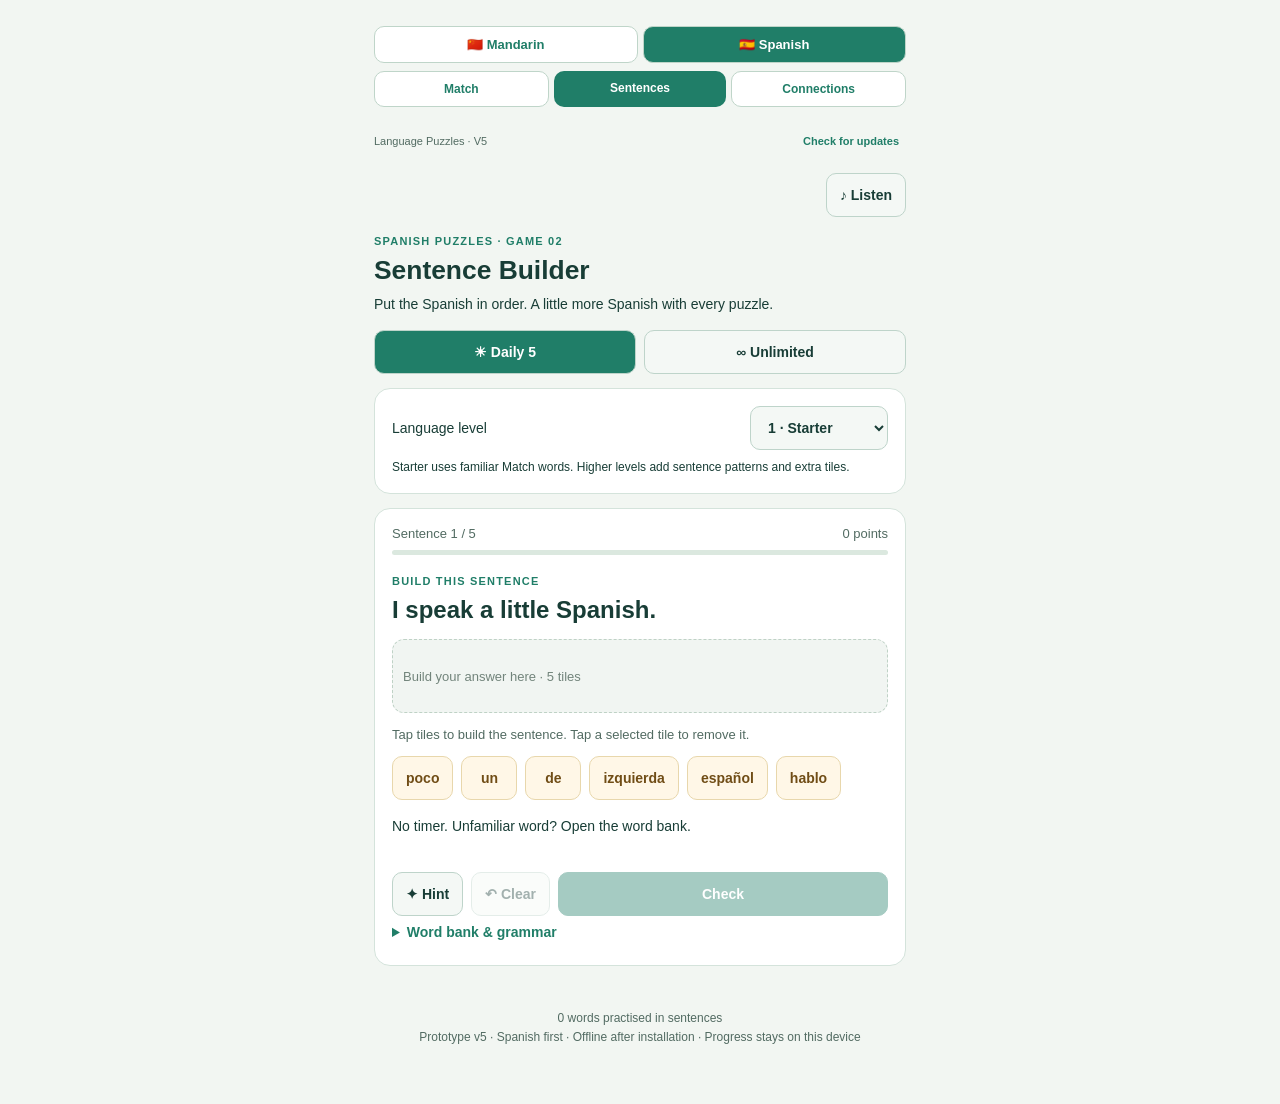
<file: spanish-sentence.html>
<!doctype html><html lang="en"><head><meta charset="utf-8"><meta name="viewport" content="width=device-width,initial-scale=1,viewport-fit=cover"><meta name="theme-color" content="#eef4ef"><link rel="stylesheet" href="./style.css"><title>Spanish Match · Sentence Builder</title><style>
.sb{max-width:560px;margin:auto;padding:16px 14px 32px;color:#183d36}.sb *{box-sizing:border-box}.sb a{color:#207e68;font-weight:700;text-decoration:none}.sb h1{font-size:1.65rem;margin:8px 0}.sb p{line-height:1.5}.sb .top{display:flex;justify-content:space-between;align-items:center;gap:10px}.sb .panel{background:#fff;border:1px solid #d4e3db;border-radius:16px;padding:17px;margin:14px 0}.sb .ey{font-size:11px;letter-spacing:1.2px;font-weight:700;color:#207e68;text-transform:uppercase}.sb .prompt{font-size:1.5rem;font-weight:750;line-height:1.25;margin:8px 0 14px}.sb .tiles{display:flex;flex-wrap:wrap;gap:8px;min-height:52px;align-items:center}.sb button,.sb select{font:inherit;cursor:pointer;border:1px solid #bed4ca;border-radius:10px;background:#f4f8f5;color:#183d36;padding:11px 13px;font-weight:650;min-height:44px}.sb button:disabled{opacity:.4;cursor:default}.sb .word{background:#fff7e7;border-color:#e8d7ac;color:#704d16;min-width:56px}.sb .slot{background:#e9f2fd;border-color:#b8cce6;color:#294f77;min-width:56px}.sb .ok{background:#d9f0e1!important;border-color:#52a779!important;color:#145e3c!important}.sb .bad{background:#fce9e2!important;border-color:#d5a394!important;color:#8a3930!important}.sb .primary{background:#207e68;color:white;border-color:#207e68;flex:1}.sb .wide{width:100%}.sb .controls2,.sb .tabs2{display:flex;gap:8px;flex-wrap:wrap}.sb .tabs2 button{flex:1}.sb .active2{background:#207e68;color:white}.sb .slots{min-height:74px;padding:10px;background:#f1f5f2;border:1px dashed #bfd2c6;border-radius:12px}.sb .placeholder{color:#72847b;font-size:13px}.sb .meta{display:flex;justify-content:space-between;gap:12px;font-size:13px;color:#526b62}.sb .note2{min-height:44px;font-size:14px;line-height:1.5;margin:12px 0}.sb .bank{display:grid;grid-template-columns:1fr 1fr;gap:6px;margin:12px 0}.sb .bank div{background:#f5f8f5;padding:8px;border-radius:8px;font-size:13px}.sb .bank b{display:block}.sb [hidden]{display:none!important}.sb details summary{cursor:pointer;color:#207e68;font-weight:700;padding:8px 0}.sb footer{font-size:12px;color:#526b62;text-align:center;margin-top:18px}.sb .meter{height:5px;background:#dbe8df;border-radius:8px;overflow:hidden;margin-top:9px}.sb .meter i{display:block;height:100%;background:#207e68}.sb .complete{text-align:center}.sb .complete h2{font-size:1.55rem}.sb button:focus-visible,.sb a:focus-visible{outline:3px solid #77b7a5;outline-offset:2px}
</style></head><body><main class="sb"><div aria-label="Choose language" style="display:flex;gap:5px;margin:10px 0 6px"><a data-language="zh" href="./sentence.html"  style="flex:1;min-width:0;text-align:center;padding:10px 4px;border-radius:10px;background:white;color:#207e68;border:1px solid #bfd5c9;text-decoration:none;font-weight:700;font-size:13px">🇨🇳 Mandarin</a><a data-language="es" href="./spanish-sentence.html" aria-current="true" style="flex:1;min-width:0;text-align:center;padding:10px 4px;border-radius:10px;background:#207e68;color:white;border:1px solid #bfd5c9;text-decoration:none;font-weight:700;font-size:13px">🇪🇸 Spanish</a></div><nav aria-label="Puzzle games" style="display:flex;gap:5px;margin:8px 0 12px"><a href="./spanish.html" style="flex:1;min-width:0;text-align:center;padding:10px 3px;border-radius:10px;border:1px solid #bfd5c9;color:#207e68;font-weight:700;font-size:12px;text-decoration:none;background:white">Match</a><span aria-current="page" style="flex:1;min-width:0;text-align:center;padding:10px 3px;border-radius:10px;background:#207e68;color:white;font-weight:700;font-size:12px">Sentences</span><a href="./spanish-connections.html" style="flex:1;min-width:0;text-align:center;padding:10px 3px;border-radius:10px;border:1px solid #bfd5c9;color:#207e68;font-weight:700;font-size:12px;text-decoration:none;background:white">Connections</a></nav><div style="display:flex;align-items:center;justify-content:space-between;gap:5px;margin:0 0 10px;font-size:11px;color:#526b62"><span>Language Puzzles · V5 <span id="update-status" role="status"></span></span><button id="update-button" type="button" style="border:0;background:transparent;color:#207e68;font-size:11px;font-weight:700;padding:7px;cursor:pointer">Check for updates</button></div><div class="top" style="justify-content:flex-end"><button id="sound" aria-label="Play Spanish sentence">♪ Listen</button></div><div class="ey" style="margin-top:18px">Spanish puzzles · Game 02</div><h1>Sentence Builder</h1><p style="margin:0 0 15px">Put the Spanish in order. A little more Spanish with every puzzle.</p><div class="tabs2"><button id="daily">☀ Daily 5</button><button id="free">∞ Unlimited</button></div><div class="panel"><div class="top"><label for="level">Language level</label><select id="level"><option value="1">1 · Starter</option><option value="2">2 · Phrases</option><option value="3">3 · Sentences</option></select></div><p style="font-size:12px;margin:8px 0 0">Starter uses familiar Match words. Higher levels add sentence patterns and extra tiles.</p></div><section class="panel" id="game"><div class="meta"><span id="counter"></span><span id="score"></span></div><div class="meter"><i id="bar"></i></div><div class="ey" style="margin-top:20px">Build this sentence</div><div class="prompt" id="prompt"></div><div class="slots tiles" id="slots" aria-label="Your answer"></div><p style="font-size:13px;color:#526b62;margin:12px 0 7px">Tap tiles to build the sentence. Tap a selected tile to remove it.</p><div class="tiles" id="bankTiles"></div><div class="note2" id="feedback" role="status" aria-live="polite"></div><div class="controls2"><button id="hint">✦ Hint</button><button id="clear">↶ Clear</button><button class="primary" id="check">Check</button></div><details id="help"><summary>Word bank &amp; grammar</summary><div class="bank" id="gloss"></div><p style="font-size:13px" id="grammar"></p></details></section><section class="panel complete" id="finish" hidden><div style="font-size:35px">✓</div><h2>Daily challenge complete</h2><p id="summary"></p><button class="primary wide" id="playmore">Play unlimited →</button></section><footer><span id="stats"></span><br>Prototype v5 · Spanish first · Offline after installation · Progress stays on this device</footer></main><script src="./language-packs.js"></script><script src="./language-nav.js" defer></script><script>
"use strict";
const {V,S}=window.PuzzlePacks.es;
const KEY="spanish-sentence-v5", $=id=>document.getElementById(id);
const read=(k,d)=>{try{return JSON.parse(localStorage.getItem(k))??d}catch{return d}};
const save=(k,v)=>{try{localStorage.setItem(k,JSON.stringify(v))}catch{}};
const date=()=>{const d=new Date();return [d.getFullYear(),String(d.getMonth()+1).padStart(2,"0"),String(d.getDate()).padStart(2,"0")].join("-")};
const hash=s=>{let h=2166136261;for(const c of s){h=Math.imul(h^c.charCodeAt(0),16777619)}return h>>>0};
function random(seed){return()=>{seed=(Math.imul(seed,1664525)+1013904223)>>>0;return seed/4294967296}}
function mix(a,r){a=a.slice();for(let i=a.length-1;i>0;i--){let j=Math.floor(r()*(i+1));[a[i],a[j]]=[a[j],a[i]]}return a}
let prefs=read(KEY+"-prefs",{mode:"daily",level:1}), progress=read(KEY+"-progress",{}), state;
if(!["daily","free"].includes(prefs.mode))prefs.mode="daily";if(![1,2,3].includes(prefs.level))prefs.level=1;
function key(){return KEY+"-"+prefs.mode+"-"+prefs.level+(prefs.mode==="daily"?"-"+date():"")}
function pool(){return S.filter(s=>s.level===prefs.level)}
function makeRound(id,seed){let s=S[id],r=random(seed),ans=s.forms[0],ids=ans.slice();let candidates=prefs.level===1?window.PuzzlePacks.es.matchIds.slice(0,28):Object.keys(V);ids.push(...mix(candidates.filter(x=>!ans.includes(x)),r).slice(0,prefs.level));return {id,tiles:mix(ids,r),picked:[],checked:false,solved:false,assisted:false,errors:0}}
function fresh(){let seed=prefs.mode==="daily"?hash("sentence:"+date()+":"+prefs.level):hash(Date.now()+":"+Math.random()), r=random(seed),p=pool();let ids=mix(p.map(x=>x.id),r);if(prefs.mode==="free"){let old=read("spanish-match-v5-progress",{});const rank=id=>{let unique=[...new Set(S[id].forms[0])];return unique.reduce((a,w)=>a+(old[w]?.right?1:0),0)/unique.length};ids.sort((a,b)=>rank(b)-rank(a));}let q=ids.slice(0,prefs.mode==="daily"?5:ids.length);return {queue:q,index:0,seed,score:0,solvedCount:0,round:makeRound(q[0],seed),done:false}}
function load(){let x=read(key(),null);state=x&&Array.isArray(x.queue)&&x.round&&S[x.round.id]&&typeof x.index==="number"?x:fresh();persist();render()}
function persist(){save(key(),state);save(KEY+"-prefs",prefs);save(KEY+"-progress",progress)}
function pick(i){let q=state.round;if(q.solved||q.picked.includes(i)||q.picked.length>=S[q.id].forms[0].length)return;q.picked.push(i);q.checked=false;persist();render()}
function remove(i){let q=state.round;if(q.solved)return;q.picked.splice(i,1);q.checked=false;persist();render()}
function matches(q,f){return q.picked.length===f.length&&q.picked.every((i,j)=>q.tiles[i]===f[j])}
function best(q){return S[q.id].forms.slice().sort((a,b)=>b.filter((w,j)=>q.tiles[q.picked[j]]===w).length-a.filter((w,j)=>q.tiles[q.picked[j]]===w).length)[0]}
function speak(){if(!("speechSynthesis" in window)){ $("feedback").textContent="Speech is not supported by this browser.";return}try{let u=new SpeechSynthesisUtterance(S[state.round.id].forms[0].map(x=>V[x][1]).join(" "));u.lang="es-ES";u.rate=.82;let voices=speechSynthesis.getVoices();u.voice=voices.find(v=>/^es-ES/i.test(v.lang))||voices.find(v=>/^es/i.test(v.lang))||null;speechSynthesis.cancel();speechSynthesis.speak(u);if(!state.round.solved){state.round.assisted=true;persist();render()}}catch{$("feedback").textContent="Spanish voice unavailable."}}
function check(){let q=state.round;if(q.solved){next();return}let s=S[q.id];if(q.picked.length!==s.forms[0].length)return;q.checked=true;if(s.forms.some(f=>matches(q,f))){q.solved=true;state.solvedCount++;state.score+=q.assisted||q.errors?1:3;for(let id of new Set(s.forms[0])){let p=progress[id]||{sentenceRight:0,assisted:0};p.sentenceRight++;if(q.assisted||q.errors)p.assisted++;progress[id]=p}persist();render();speak()}else{q.errors++;persist();render()}}
function hint(){let q=state.round;if(q.solved)return;let f=best(q),n=0;while(n<q.picked.length&&q.tiles[q.picked[n]]===f[n])n++;q.picked=q.picked.slice(0,n);if(n<f.length){let i=q.tiles.findIndex((id,j)=>id===f[n]&&!q.picked.includes(j));if(i>=0)q.picked.push(i)}q.assisted=true;q.checked=false;persist();render()}
function next(){if(!state.round.solved)return;state.index++;if(state.index>=state.queue.length){if(prefs.mode==="daily"){state.done=true;persist();render();return}let newState=fresh();newState.score=state.score;newState.solvedCount=state.solvedCount;state=newState}else state.round=makeRound(state.queue[state.index],hash(state.seed+":"+state.index));persist();render()}
function button(text,cls,fn,disabled){let b=document.createElement("button");b.textContent=text;b.className=cls;b.disabled=!!disabled;b.onclick=fn;return b}
function render(){let q=state.round,s=S[q.id],f=best(q);$("daily").classList.toggle("active2",prefs.mode==="daily");$("free").classList.toggle("active2",prefs.mode==="free");$("level").value=prefs.level;$("finish").hidden=!state.done;$("game").hidden=state.done;$("sound").disabled=state.done;$("stats").textContent=Object.keys(progress).length+" words practised in sentences";if(state.done){$("summary").textContent=state.solvedCount+" sentences solved · "+state.score+" / 15 points";return}
$("counter").textContent=prefs.mode==="daily"?"Sentence "+(state.index+1)+" / 5":"Solved: "+state.solvedCount;$("score").textContent=state.score+" points";$("bar").style.width=(prefs.mode==="daily"?100*state.solvedCount/5:0)+"%";$("prompt").textContent=s.en;$("slots").replaceChildren();if(!q.picked.length){let t=document.createElement("span");t.className="placeholder";t.textContent="Build your answer here · "+f.length+" tiles";$("slots").append(t)}
q.picked.forEach((i,j)=>$("slots").append(button(V[q.tiles[i]][0],"slot "+(q.checked?(q.tiles[i]===f[j]?"ok":"bad"):""),()=>remove(j),q.solved)));
$("bankTiles").replaceChildren();q.tiles.forEach((id,i)=>$("bankTiles").append(button(V[id][0],"word",()=>pick(i),q.solved||q.picked.includes(i)||q.picked.length===f.length)));
$("check").disabled=!q.solved&&q.picked.length!==f.length;$("check").textContent=q.solved?"Next →":"Check";$("hint").disabled=q.solved;$("clear").disabled=q.solved||!q.picked.length;
$("feedback").textContent=q.solved?"✓ "+q.picked.map(i=>V[q.tiles[i]][0]).join(" ")+" — "+s.en:q.checked?"Green tiles are in the correct place. Change the others or use a hint.":q.assisted?"Hint used · keep building your sentence.":"No timer. Unfamiliar word? Open the word bank.";let g=$("gloss");g.replaceChildren();for(let id of new Set(q.tiles)){let d=document.createElement("div"),b=document.createElement("b");b.textContent=V[id][0];d.append(b,document.createTextNode(V[id][2]));g.append(d)}
$("grammar").textContent=s.en.endsWith("?")?"Spanish questions use ¿ and ?. The word order depends on the expression; dónde means where and cuánto means how much.":f.includes("please")?"Por favor means please. Use it when making requests.":f.includes("term_quisiera")?"Quisiera is a polite way to say I would like.":f.includes("term_no")?"No usually comes before the verb.":f.includes("term_el")||f.includes("term_la")||f.includes("term_un")||f.includes("term_una")?"Spanish nouns have grammatical gender. Use el/un with masculine nouns and la/una with feminine nouns (with some exceptions).":"Spanish commonly omits subject pronouns when the verb already indicates who is acting.";
}
$("daily").onclick=()=>{prefs.mode="daily";load()};$("free").onclick=$("playmore").onclick=()=>{prefs.mode="free";load()};$("level").onchange=e=>{prefs.level=Number(e.target.value);load()};$("check").onclick=check;$("hint").onclick=hint;$("clear").onclick=()=>{state.round.picked=[];state.round.checked=false;persist();render()};$("sound").onclick=speak;$("help").addEventListener("toggle",()=>{if($("help").open&&!state.round.solved){state.round.assisted=true;persist()}});load();if("serviceWorker"in navigator&&location.protocol==="https:")navigator.serviceWorker.register("./sw.js").catch(()=>{});
</script></body></html>
</file>
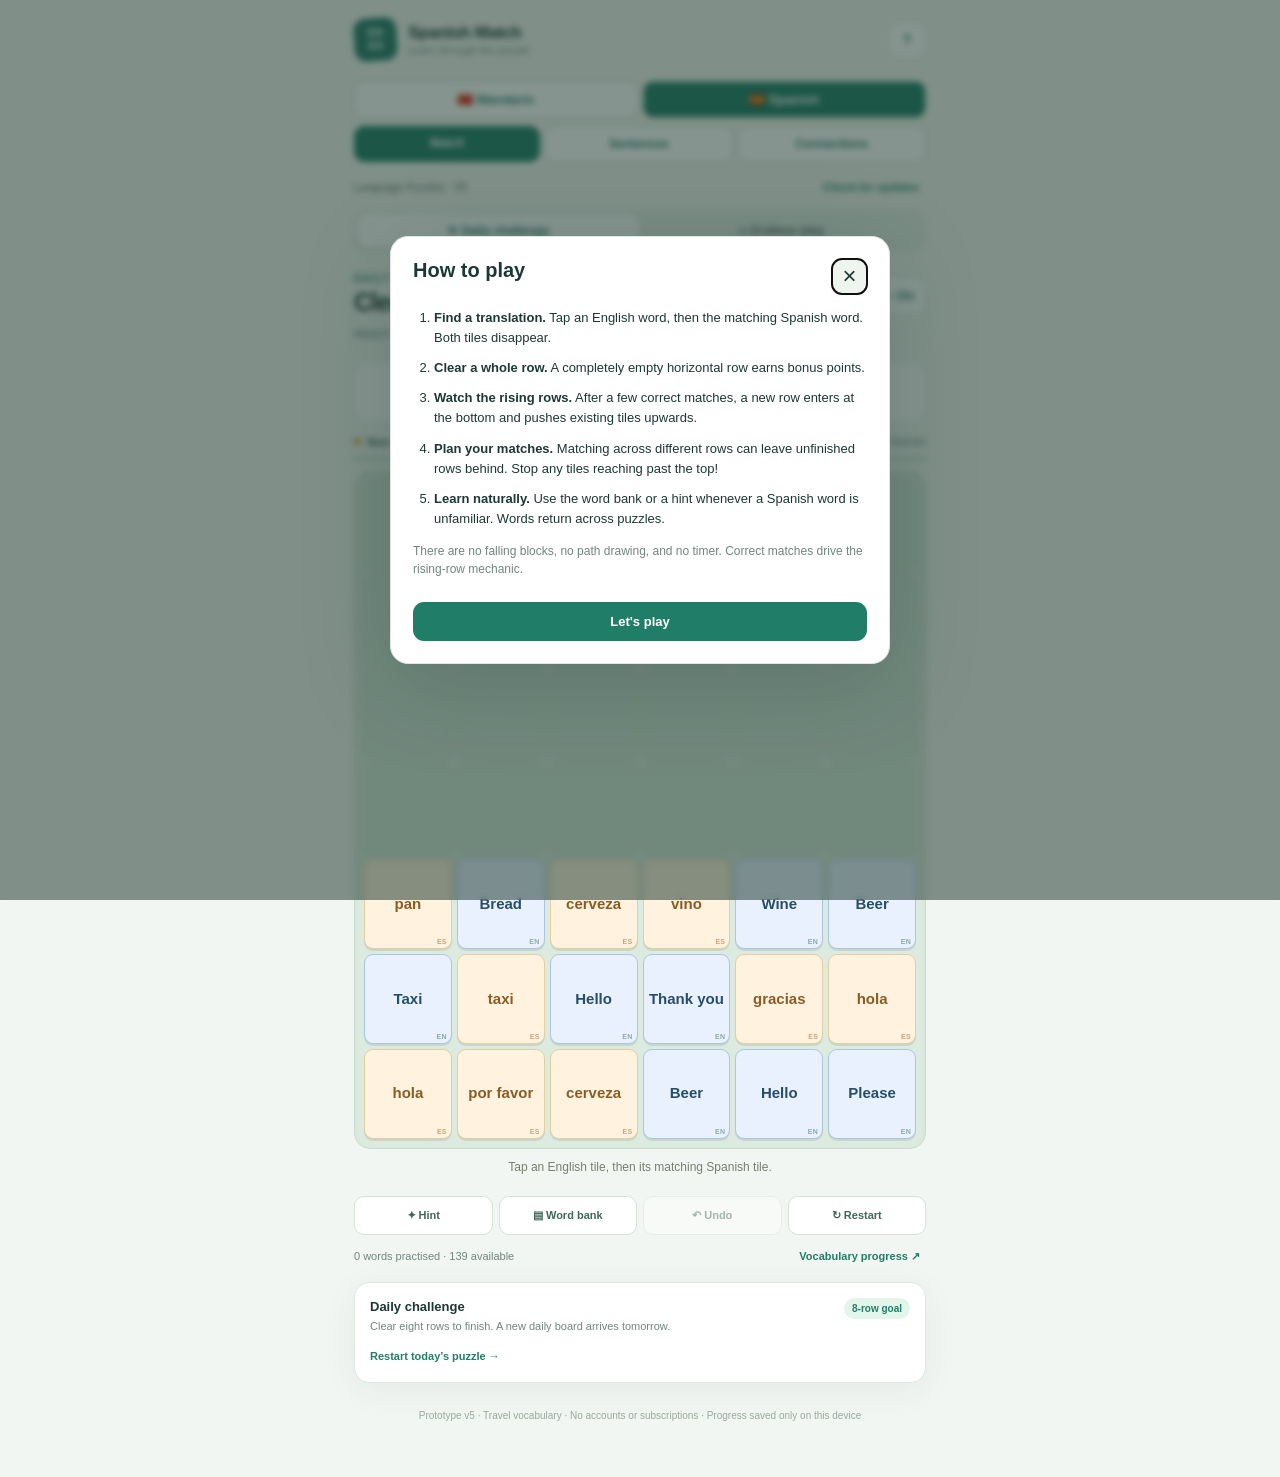
<file: spanish.html>
<!doctype html>
<html lang="en">
<head>
  <meta charset="utf-8">
  <meta name="viewport" content="width=device-width, initial-scale=1, viewport-fit=cover">
  <meta name="theme-color" content="#eef4ef">
  <meta name="apple-mobile-web-app-capable" content="yes">
  <meta name="apple-mobile-web-app-status-bar-style" content="default">
  <meta name="apple-mobile-web-app-title" content="Spanish Match">
  <meta name="description" content="A bilingual, rising-row word puzzle for Spanish Spanish learners.">
  <link rel="manifest" href="manifest.webmanifest">
  <link rel="apple-touch-icon" href="icon-192.png">
  <link rel="stylesheet" href="style.css">
  <title>Spanish Match — Puzzle Prototype</title>
<style>.cell .cell-word{font-size:clamp(9px,2.65vw,15px);overflow-wrap:anywhere;line-height:1.1}</style></head>
<body>
<div class="app-shell">
  <header class="site-header">
    <div class="brand"><span class="brand-mark" aria-hidden="true"><i>EN</i><i>ES</i></span><div><strong>Spanish Match</strong><small>Learn through the puzzle</small></div></div>
    <button class="icon-btn" id="howBtn" aria-label="How to play" title="How to play">?</button>
  </header>

  <div aria-label="Choose language" style="display:flex;gap:5px;margin:10px 0 6px"><a data-language="zh" href="./index.html"  style="flex:1;min-width:0;text-align:center;padding:10px 4px;border-radius:10px;background:white;color:#207e68;border:1px solid #bfd5c9;text-decoration:none;font-weight:700;font-size:13px">🇨🇳 Mandarin</a><a data-language="es" href="./spanish.html" aria-current="true" style="flex:1;min-width:0;text-align:center;padding:10px 4px;border-radius:10px;background:#207e68;color:white;border:1px solid #bfd5c9;text-decoration:none;font-weight:700;font-size:13px">🇪🇸 Spanish</a></div><nav aria-label="Puzzle games" style="display:flex;gap:5px;margin:8px 0 12px"><span aria-current="page" style="flex:1;min-width:0;text-align:center;padding:10px 3px;border-radius:10px;background:#207e68;color:white;font-weight:700;font-size:12px">Match</span><a href="./spanish-sentence.html" style="flex:1;min-width:0;text-align:center;padding:10px 3px;border-radius:10px;border:1px solid #bfd5c9;color:#207e68;font-weight:700;font-size:12px;text-decoration:none;background:white">Sentences</a><a href="./spanish-connections.html" style="flex:1;min-width:0;text-align:center;padding:10px 3px;border-radius:10px;border:1px solid #bfd5c9;color:#207e68;font-weight:700;font-size:12px;text-decoration:none;background:white">Connections</a></nav><div style="display:flex;align-items:center;justify-content:space-between;gap:5px;margin:0 0 10px;font-size:11px;color:#526b62"><span>Language Puzzles · V5 <span id="update-status" role="status"></span></span><button id="update-button" type="button" style="border:0;background:transparent;color:#207e68;font-size:11px;font-weight:700;padding:7px;cursor:pointer">Check for updates</button></div>
  <div class="mode-tabs" role="tablist" aria-label="Puzzle mode">
    <button id="dailyTab" class="tab active" role="tab" aria-selected="true">☀ Daily challenge</button>
    <button id="freeTab" class="tab" role="tab" aria-selected="false">∞ Endless play</button>
  </div>

  <main>
    <div class="intro-line"><div><div class="eyebrow" id="modeLabel">TODAY'S CHALLENGE</div><h1 id="gameTitle">Clear the rising rows</h1><p id="gameSubtitle">Pair English with Spanish to clear tiles. Empty a row before it rises too high.</p></div><button id="soundToggle" class="sound-toggle" aria-label="Toggle sound" title="Toggle sound">♪ On</button></div>

    <section class="score-strip" aria-label="Game statistics">
      <div><span class="metric-value" id="scoreValue">0</span><span class="metric-label">POINTS</span></div>
      <div><span class="metric-value" id="rowValue">0/8</span><span class="metric-label" id="rowLabel">ROWS CLEARED</span></div>
      <div><span class="metric-value" id="streakValue">0</span><span class="metric-label">STREAK</span></div>
    </section>

    <section class="board-section" aria-label="Spanish matching grid">
      <div class="board-heading"><div class="pressure-heading"><span class="tiny-dot"></span> <b id="riseText">New row after 3 matches</b></div><span class="board-key"><span class="key-en"></span> English <span class="key-py"></span> Spanish</span></div>
      <div class="pressure-track"><div class="pressure-fill" id="pressureFill"></div></div>
      <div class="board-frame"><div class="board" id="board" aria-label="Puzzle tiles"></div><div class="game-overlay hidden" id="endOverlay" aria-live="polite"><div class="result-card"><div class="result-emoji" id="resultEmoji">🎉</div><h2 id="resultTitle">Puzzle complete!</h2><p id="resultDesc">Great puzzle solving.</p><button class="primary-btn" id="resultAction">Try endless play →</button></div></div></div>
      <div id="toast" class="toast" role="status" aria-live="polite">Tap an English tile, then its matching Spanish tile.</div>
    </section>

    <div class="controls"><button class="action-btn" id="hintBtn">✦ Hint <span id="hintsUsed" class="mini-muted"></span></button><button class="action-btn" id="wordBtn">▤ Word bank</button><button class="action-btn" id="undoBtn">↶ Undo</button><button class="action-btn" id="restartBtn">↻ Restart</button></div>
    <div class="learning-bottom"><span id="masteryText">Learning words as you play</span><button class="link-btn" id="progressBtn">Vocabulary progress ↗</button></div>
    <section class="mode-panel" id="modePanel"><div class="mode-panel-title"><div><b id="panelTitle">Daily challenge</b><p id="panelDesc">Same puzzle for everyone today. Clear eight rows to finish.</p></div><span id="panelPill" class="pill">No timer</span></div><div class="difficulty-wrap hidden" id="difficultyWrap"><label for="difficulty">New rows appear</label><select id="difficulty"><option value="gentle">Gentle · every 4 matches</option><option value="balanced" selected>Balanced · every 3 matches</option><option value="spicy">Challenging · every 2 matches</option></select></div><button id="freshBtn" class="text-button">Start a fresh puzzle →</button></section>
  </main>
  <footer>Prototype v5 · Travel vocabulary · No accounts or subscriptions · Progress saved only on this device</footer>
</div>

<dialog id="helpDialog" class="dialog"><div class="dialog-heading"><h2>How to play</h2><button class="close-btn" data-close="helpDialog" aria-label="Close">×</button></div><ol class="steps"><li><b>Find a translation.</b> Tap an English word, then the matching Spanish word. Both tiles disappear.</li><li><b>Clear a whole row.</b> A completely empty horizontal row earns bonus points.</li><li><b>Watch the rising rows.</b> After a few correct matches, a new row enters at the bottom and pushes existing tiles upwards.</li><li><b>Plan your matches.</b> Matching across different rows can leave unfinished rows behind. Stop any tiles reaching past the top!</li><li><b>Learn naturally.</b> Use the word bank or a hint whenever a Spanish word is unfamiliar. Words return across puzzles.</li></ol><p class="help-note">There are no falling blocks, no path drawing, and no timer. Correct matches drive the rising-row mechanic.</p><button class="primary-btn close-full" data-close="helpDialog">Let's play</button></dialog>
<dialog id="wordDialog" class="dialog"><div class="dialog-heading"><div><h2>Word bank</h2><p class="dialog-sub">Tap a speaker to hear Spanish pronunciation.</p></div><button class="close-btn" data-close="wordDialog" aria-label="Close">×</button></div><div id="wordItems" class="word-items"></div><p class="help-note">Audio uses your device's speech engine, so it may vary by browser and installed voice.</p><button class="secondary-btn close-full" data-close="wordDialog">Back to puzzle</button></dialog>
<dialog id="progressDialog" class="dialog"><div class="dialog-heading"><div><h2>Your vocabulary</h2><p class="dialog-sub">Practice carries across daily and endless puzzles.</p></div><button class="close-btn" data-close="progressDialog" aria-label="Close">×</button></div><div id="progressSummary"></div><div id="progressList" class="word-items"></div><p class="help-note">This is a simple practice tracker, not a verified measure of language fluency.</p><button class="secondary-btn close-full" data-close="progressDialog">Back to puzzle</button></dialog>
<script src="./language-packs.js"></script><script src="./language-nav.js" defer></script><script src="spanish-match.js" defer></script>
</body>
</html>
</file>
<file: style.css>
:root{--bg:#f2f6f2;--paper:#fff;--ink:#1c3834;--muted:#718580;--line:#dce7df;--mint:#207e68;--mint-soft:#e2f3e9;--blue:#e9f1ff;--blue-border:#a9c5e7;--sand:#fff2df;--sand-border:#e6cd9d;--shadow:0 8px 36px rgba(23,59,44,.06)}*{box-sizing:border-box}html{background:var(--bg);-webkit-tap-highlight-color:transparent}body{margin:0;font-family:ui-sans-serif,-apple-system,BlinkMacSystemFont,"Segoe UI",sans-serif;color:var(--ink);font-size:14px}button,select{font:inherit}button{cursor:pointer}button:disabled{cursor:not-allowed;opacity:.45}.app-shell{max-width:600px;margin:0 auto;min-height:100vh;padding:18px max(14px,env(safe-area-inset-right)) 28px max(14px,env(safe-area-inset-left))}.site-header,.brand,.mode-tabs,.intro-line,.score-strip,.board-heading,.controls,.learning-bottom,.mode-panel-title,.dialog-heading,.word-row,.pressure-heading,.board-key{display:flex;align-items:center}.site-header{justify-content:space-between;margin-bottom:20px}.brand{gap:11px}.brand strong{font-size:17px;letter-spacing:-.5px}.brand small{display:block;font-size:11px;color:var(--muted);margin-top:1px}.brand-mark{display:flex;gap:1px;flex-direction:column;align-items:center;justify-content:center;background:#277d6b;border-radius:12px;width:43px;height:43px;transform:rotate(-4deg)}.brand-mark i{font-style:normal;color:#fff;font-size:11px;font-weight:800;line-height:1.05}.icon-btn,.sound-toggle{border:1px solid var(--line);background:#fff;color:var(--mint);border-radius:12px;min-width:38px;height:38px;font-weight:800}.mode-tabs{padding:4px;background:#e6eee9;border-radius:13px;margin-bottom:21px;gap:3px}.tab{background:transparent;border:0;border-radius:10px;flex:1;color:#577369;font-weight:700;font-size:12px;padding:10px 2px}.tab.active{background:#fff;color:var(--mint);box-shadow:0 2px 4px #233d2615}.intro-line{align-items:flex-start;justify-content:space-between;gap:10px}.eyebrow{font-size:10px;font-weight:850;letter-spacing:1.5px;color:#25816b}.intro-line h1{font-size:25px;margin:5px 0 7px;line-height:1.1;letter-spacing:-1px}.intro-line p{font-size:13px;color:var(--muted);line-height:1.48;margin:0 0 18px}.sound-toggle{flex-shrink:0;margin-top:4px;padding:0 11px;font-size:12px}.score-strip{justify-content:space-between;border:1px solid var(--line);background:#fff;border-radius:14px;padding:11px 16px;margin-bottom:13px}.score-strip>div{text-align:center;flex:1;border-right:1px solid var(--line)}.score-strip>div:last-child{border:0}.metric-value{display:block;font-size:22px;line-height:1;font-weight:850;font-variant-numeric:tabular-nums;letter-spacing:-.8px}.metric-label{display:block;font-size:9px;color:var(--muted);font-weight:800;letter-spacing:.8px;margin-top:6px}.board-section{margin:0}.board-heading{justify-content:space-between;margin:0 0 8px;gap:6px}.pressure-heading{gap:6px;font-size:11px;color:#396a56}.tiny-dot{height:7px;width:7px;background:#e99e42;border-radius:50%}.board-key{gap:4px;font-size:10px;color:var(--muted)}.key-en,.key-py{display:inline-block;width:10px;height:10px;border-radius:3px;background:var(--blue);border:1px solid var(--blue-border)}.key-py{background:var(--sand);border-color:var(--sand-border);margin-left:4px}.pressure-track{height:6px;background:#d8e7dd;border-radius:99px;overflow:hidden;margin-bottom:9px}.pressure-fill{height:100%;width:0;background:#db8b4b;transition:width .2s}.board-frame{position:relative;background:#dceadf;border:1px solid #c9ddce;border-radius:16px;padding:9px;box-shadow:inset 0 2px 6px #24482c0a}.board{display:grid;grid-template-columns:repeat(6,minmax(0,1fr));grid-template-rows:repeat(7,minmax(0,1fr));gap:5px;aspect-ratio:6/7.15;user-select:none;-webkit-user-select:none}.cell{min-width:0;min-height:0;border:1px dashed #cddfd0;border-radius:9px;background:#ffffff53;display:flex;align-items:center;justify-content:center;position:relative;transition:background .13s,border .13s,transform .13s}.cell.filled{border-style:solid;box-shadow:0 2px 0 #1b33231a;cursor:pointer;padding:2px}.cell.en{background:var(--blue);border-color:var(--blue-border)}.cell.py{background:var(--sand);border-color:var(--sand-border)}.cell.selected{outline:2px solid #246d69;outline-offset:1px;transform:scale(.97)}.cell.hint{animation:hintpulse .5s ease-in-out infinite alternate;box-shadow:0 0 0 3px #29aa6d88}.cell.clearing{animation:clearcell .23s ease-out forwards}.cell.new-row{animation:risein .25s ease-out}.cell-word{display:block;max-width:100%;overflow-wrap:anywhere;text-align:center;line-height:1.14;font-size:clamp(9px,2.5vw,13px);font-weight:780;color:#274e68}.cell.py .cell-word{color:#895c25;font-weight:800}.cell-type{position:absolute;bottom:3px;right:4px;font-size:7px;color:#8caaa7;font-weight:800;letter-spacing:.3px}.cell.py .cell-type{color:#c5a77d}.cell.empty-row{background:#c3dec847;border-color:#a9d0b5}.cell.row-finish{background:#c3edce;border-color:#7bbb91}.toast{min-height:39px;padding:10px 7px 7px;text-align:center;color:#777f6f;font-size:12px;line-height:1.4}.toast.error{color:#b75141}.toast.success{color:#1d8060;font-weight:730}.toast.warning{color:#a36a33}.controls{justify-content:space-between;gap:6px;margin:8px 0 14px}.action-btn{min-width:0;flex:1;border:1px solid #d5e2d8;background:#fff;color:#42665c;border-radius:10px;padding:12px 3px;font-size:11px;font-weight:750}.action-btn:active{background:#ebf5ed}.mini-muted{font-size:10px;color:#a1a69e}.learning-bottom{justify-content:space-between;gap:8px;color:var(--muted);font-size:11px;margin:8px 0 18px}.link-btn,.text-button{border:0;background:none;color:var(--mint);font-weight:800;font-size:11px;text-decoration:none}.mode-panel{background:#fff;border:1px solid var(--line);border-radius:15px;padding:15px;box-shadow:var(--shadow)}.mode-panel-title{align-items:flex-start;justify-content:space-between;gap:10px}.mode-panel-title b{font-size:13px}.mode-panel-title p{font-size:11px;color:var(--muted);line-height:1.4;margin:5px 0 11px}.pill{border-radius:99px;background:#e4f5eb;padding:5px 8px;font-size:10px;font-weight:750;color:var(--mint);white-space:nowrap}.difficulty-wrap{display:flex;align-items:center;justify-content:space-between;gap:10px;padding:4px 0 12px}.difficulty-wrap label{font-size:11px;color:var(--muted)}.difficulty-wrap select{max-width:230px;min-width:0;padding:7px;border-radius:9px;border:1px solid var(--line);font-size:11px;background:#f6faf7;color:var(--ink)}.text-button{padding:5px 0}footer{text-align:center;font-size:10px;color:#9aa99c;padding:25px 0;line-height:1.6}.hidden{display:none!important}.game-overlay{position:absolute;inset:0;z-index:10;background:#eaf2ebd9;backdrop-filter:blur(5px);display:flex;align-items:center;justify-content:center;border-radius:16px;padding:15px}.result-card{text-align:center;background:#fff;padding:25px 18px;border-radius:16px;box-shadow:0 16px 55px #31553d20;width:100%;max-width:315px}.result-emoji{font-size:42px}.result-card h2{font-size:21px;margin:10px 0 8px}.result-card p{color:var(--muted);font-size:13px;line-height:1.5;margin:0 0 17px}.primary-btn,.secondary-btn{background:var(--mint);color:#fff;border:none;border-radius:11px;padding:12px 18px;font-weight:800;font-size:13px}.secondary-btn{color:var(--mint);background:#e2f3e9}.dialog{width:min(94vw,500px);max-height:min(84vh,750px);border:1px solid var(--line);border-radius:18px;padding:22px;background:#fff;box-shadow:0 20px 90px #15302e35;color:var(--ink)}.dialog::backdrop{background:#17332a85;backdrop-filter:blur(3px)}.dialog-heading{justify-content:space-between;align-items:flex-start;gap:8px;margin-bottom:14px}.dialog h2{font-size:20px;margin:0}.dialog-sub{color:var(--muted);font-size:12px;margin:6px 0 0}.close-btn{font-size:24px;font-weight:400;border:none;background:#eff4ef;border-radius:10px;height:35px;width:35px;color:var(--ink)}.steps{padding-left:21px;line-height:1.55;font-size:13px}.steps li{margin-bottom:10px}.help-note{color:var(--muted);font-size:12px;line-height:1.5}.close-full{width:100%;margin-top:12px}.word-items{max-height:47vh;overflow-y:auto}.word-row{justify-content:space-between;border-bottom:1px solid #e8efea;gap:12px;padding:11px 2px}.word-row:last-child{border:0}.word-left{display:flex;flex-direction:column;gap:4px}.word-english{font-weight:800;font-size:13px}.word-pinyin{color:#9f682d;font-weight:750;font-size:13px}.word-tag{font-size:10px;color:var(--muted)}.speaker-btn{height:32px;min-width:35px;background:#e8f4ec;border:1px solid #d6e9dd;border-radius:9px;color:var(--mint);font-size:15px}.progress-stat{background:#edf6ef;border-radius:12px;padding:14px;margin:8px 0 12px;display:flex;justify-content:space-between;gap:10px}.progress-stat span{font-size:11px;color:var(--muted)}.progress-stat strong{display:block;font-size:20px}.highlight-new{font-size:9px;padding:2px 5px;background:#dff2e8;border-radius:8px;color:var(--mint);margin-left:5px;font-weight:800}@keyframes clearcell{to{opacity:0;transform:scale(.5)}}@keyframes hintpulse{to{transform:scale(.94)}}@keyframes risein{from{transform:translateY(10px);opacity:.2}to{transform:translateY(0);opacity:1}}@media(max-width:390px){.app-shell{padding-left:10px;padding-right:10px}.board{gap:4px}.board-frame{padding:7px}.cell{border-radius:7px}.cell-type{font-size:6px;right:3px;bottom:2px}.intro-line h1{font-size:23px}.action-btn{font-size:10px}.board-key{font-size:9px}.metric-value{font-size:20px}}@media(prefers-reduced-motion:reduce){.cell,.pressure-fill{transition:none!important;animation:none!important}}
</file>
